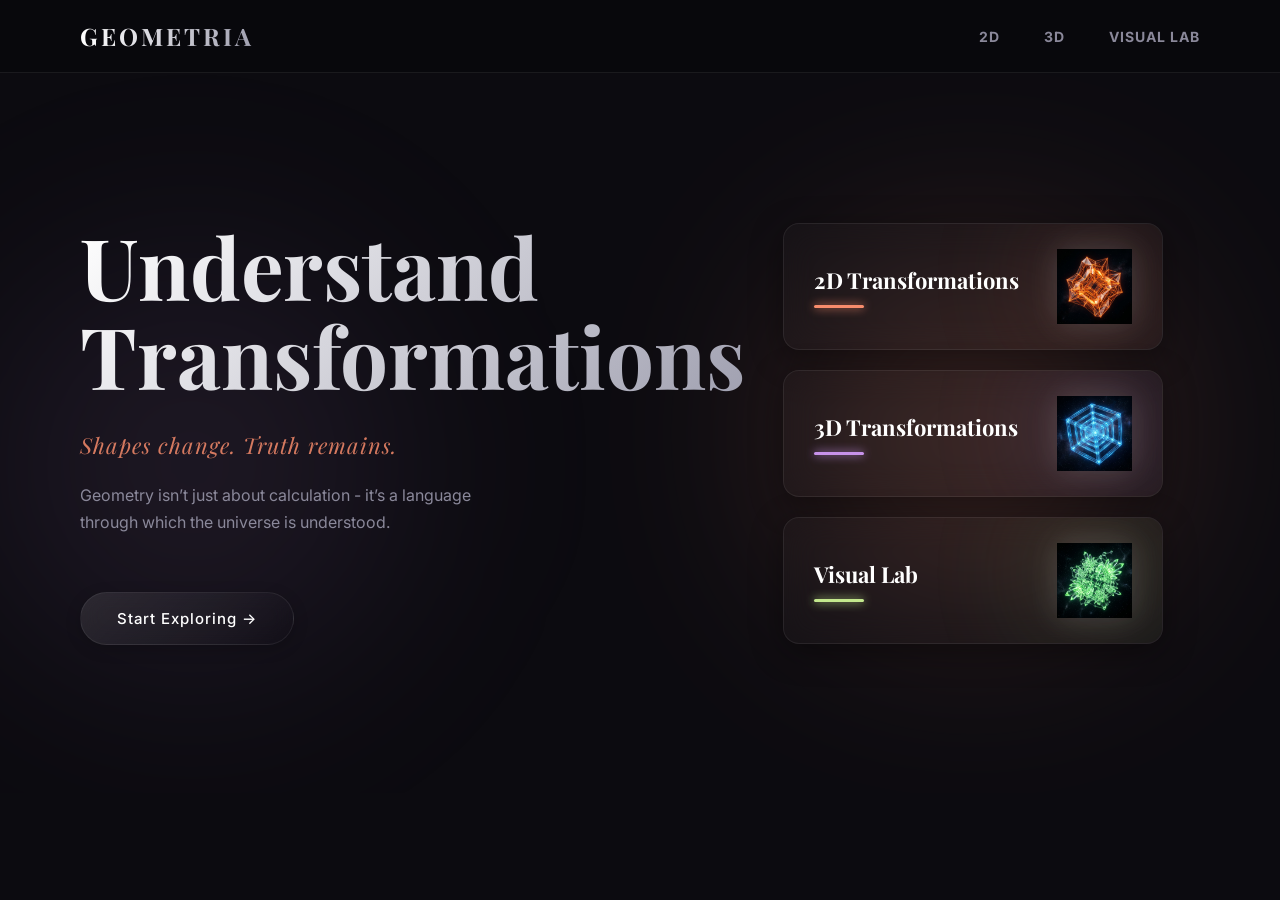
<file: index.html>
<!DOCTYPE html>
<html lang="en">

<head>
  <meta charset="UTF-8">
  <meta name="viewport" content="width=device-width, initial-scale=1.0">
  <title>Geometria</title>

  <link rel="preconnect" href="https://fonts.googleapis.com">
  <link rel="preconnect" href="https://fonts.gstatic.com" crossorigin>
  <link href="https://fonts.googleapis.com/css2?family=Inter:wght@300;400;500;600&family=Playfair+Display:ital,wght@0,500;0,700;1,500&display=swap" rel="stylesheet">
  <link rel="stylesheet" href="style.css">
</head>

<body>

  <header>
    <div class="logo">GEOMETRIA</div>
    <nav>
      <a href="2d.html">2D</a>
      <a href="3d.html">3D</a>
      <a href="lab.html">VISUAL LAB</a>
    </nav>
  </header>

  <section class="hero">

    <div class="hero-text">
      <h1>Understand<br>Transformations</h1>

      <p class="sub">Shapes change. Truth remains.</p>

      <p class="desc">
        Geometry isn’t just about calculation - 
        it’s a language through which the universe is understood.
      </p>

      <button>Start Exploring &rarr;</button>
    </div>

    <!-- PURE VISUAL COMPOSITION -->
    <div class="hero-visual">
      <div class="glow-sphere"></div>

      <div class="cards">
        <div class="card" onclick="window.location.href='2d.html'">
          <div class="glow orange-glow"></div>
          <div class="card-content">
            <h3>2D Transformations</h3>
            <div class="line orange"></div>
          </div>
          <img src="2d.png" class="card-icon" alt="2D Transformations">
        </div>

        <div class="card" onclick="window.location.href='3d.html'">
          <div class="glow blue-glow"></div>
          <div class="card-content">
            <h3>3D Transformations</h3>
            <div class="line blue"></div>
          </div>
          <img src="3d.png" class="card-icon" alt="3D Transformations">
        </div>

        <div class="card" onclick="window.location.href='lab.html'">
          <div class="glow green-glow"></div>
          <div class="card-content">
            <h3>Visual Lab</h3>
            <div class="line green"></div>
          </div>
          <img src="lab.png" class="card-icon" alt="Visual Lab">
        </div>
      </div>
    </div>

  </section>

</body>

</html>
</file>
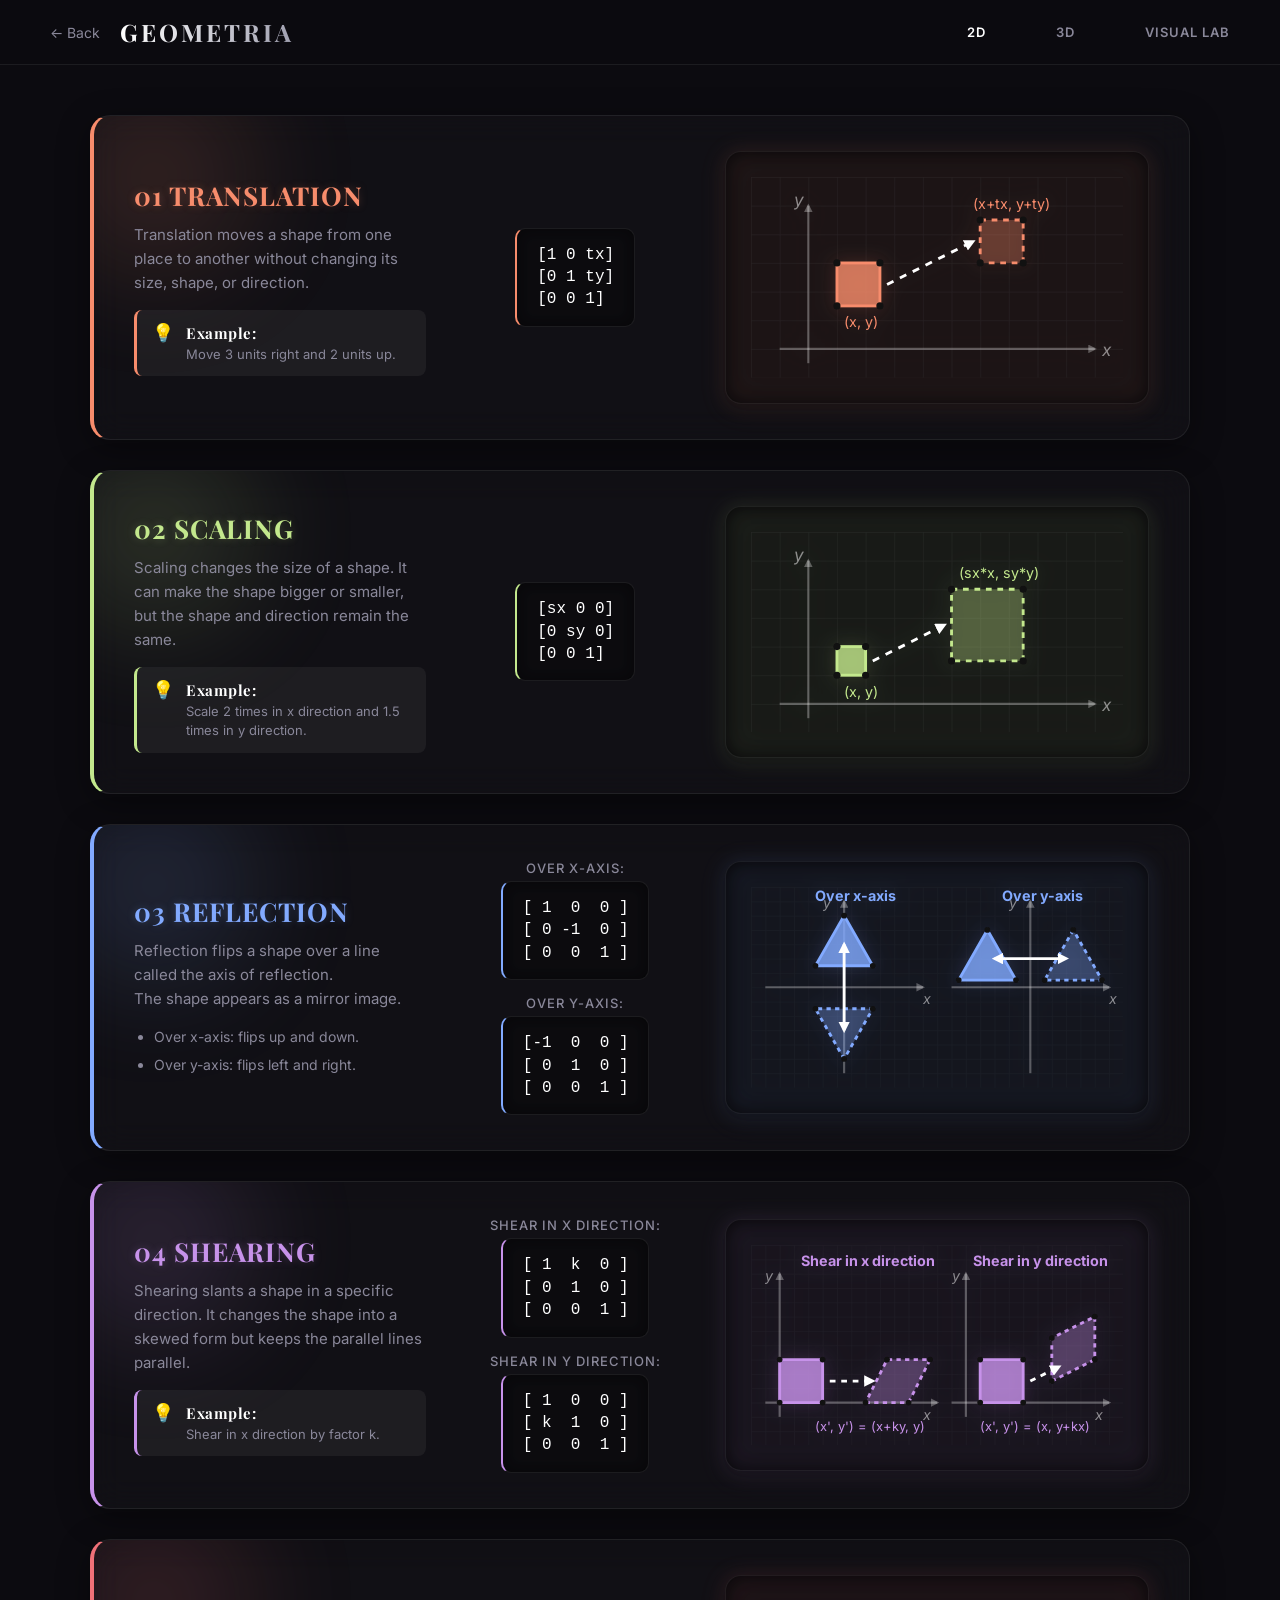
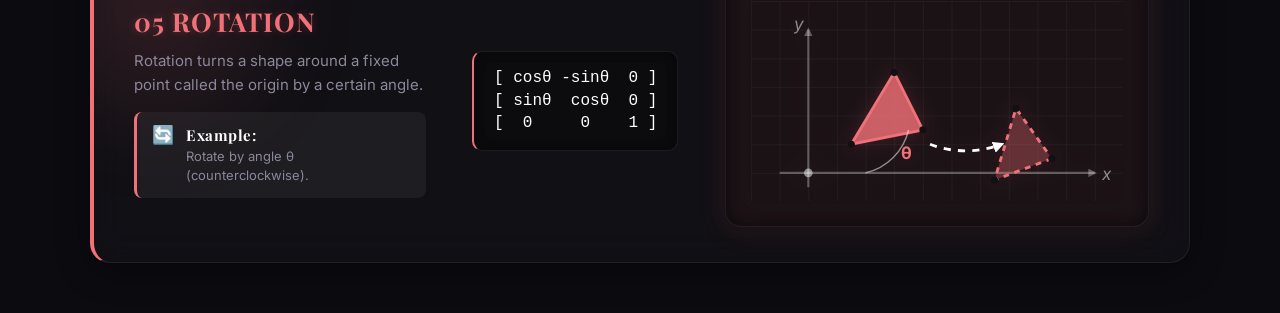
<file: 2d.html>
<!DOCTYPE html>
<html lang="en">

<head>
  <meta charset="UTF-8">
  <meta name="viewport" content="width=device-width, initial-scale=1.0">
  <title>2D Transformations</title>
  <link rel="stylesheet" href="style.css">
  <link rel="stylesheet" href="2d.css">
</head>

<body>

  <header style="display:flex;justify-content:space-between;align-items:center;padding:16px 50px;background:rgba(12,11,16,0.7);backdrop-filter:blur(12px);border-bottom:1px solid rgba(255,255,255,0.07);position:sticky;top:0;z-index:100;">
    <div style="display:flex;align-items:center;gap:20px;">
      <a href="index.html" style="color:#8a889a;text-decoration:none;font-size:14px;transition:color 0.3s;display:flex;align-items:center;gap:6px;" onmouseover="this.style.color='#fff'" onmouseout="this.style.color='#8a889a'">← Back</a>
      <div class="logo" onclick="window.location.href='index.html'" style="cursor:pointer;">GEOMETRIA</div>
    </div>
    <nav style="display:flex;gap:30px;">
      <a href="2d.html" style="color:#fff;text-decoration:none;font-size:13px;font-weight:600;letter-spacing:1px;">2D</a>
      <a href="3d.html" style="color:#8a889a;text-decoration:none;font-size:13px;font-weight:600;letter-spacing:1px;" onmouseover="this.style.color='#fff'" onmouseout="this.style.color='#8a889a'">3D</a>
      <a href="lab.html" style="color:#8a889a;text-decoration:none;font-size:13px;font-weight:600;letter-spacing:1px;" onmouseover="this.style.color='#fff'" onmouseout="this.style.color='#8a889a'">VISUAL LAB</a>
    </nav>
  </header>

  <div class="container">

    <!-- 1 TRANSLATION -->
    <div class="row orange">

      <div class="col text">
        <h2>01 TRANSLATION</h2>
        <p>Translation moves a shape from one place to another without changing its size, shape, or direction.</p>
        <div class="example">
          <span class="icon">💡</span>
          <div class="example-text">
            <strong>Example:</strong><br>Move 3 units right and 2 units up.
          </div>
        </div>
      </div>

      <div class="col matrix">
        <pre>
[1 0 tx]
[0 1 ty]
[0 0 1]
</pre>
      </div>

      <div class="col diagram">
        <svg width="260" height="140" viewBox="0 0 260 140">
          <defs>
            <pattern id="grid1" width="20" height="20" patternUnits="userSpaceOnUse">
              <path d="M 20 0 L 0 0 0 20" fill="none" stroke="rgba(255,255,255,0.05)" stroke-width="1"/>
            </pattern>
            <marker id="arrow-axis1" markerWidth="4" markerHeight="4" refX="3" refY="2" orient="auto-start-reverse">
              <path d="M0,0 L4,2 L0,4 Z" fill="rgba(255,255,255,0.3)"/>
            </marker>
            <marker id="arrow1" markerWidth="4" markerHeight="4" refX="3" refY="2" orient="auto">
              <path d="M0,0 L4,2 L0,4 Z" fill="#ffffff" />
            </marker>
          </defs>

          <rect width="260" height="140" fill="url(#grid1)" />
          <line x1="20" y1="120" x2="240" y2="120" stroke="rgba(255,255,255,0.3)" stroke-width="1.5" marker-end="url(#arrow-axis1)"/>
          <line x1="40" y1="130" x2="40" y2="20" stroke="rgba(255,255,255,0.3)" stroke-width="1.5" marker-end="url(#arrow-axis1)"/>
          <text x="245" y="125" fill="rgba(255,255,255,0.5)" font-size="12" font-style="italic">x</text>
          <text x="30" y="20" fill="rgba(255,255,255,0.5)" font-size="12" font-style="italic">y</text>

          <rect x="60" y="60" width="30" height="30" fill="#f78c6c" fill-opacity="0.8" stroke="#f78c6c" stroke-width="2" />
          <circle cx="60" cy="60" r="2.5" fill="#111"/><circle cx="90" cy="60" r="2.5" fill="#111"/><circle cx="60" cy="90" r="2.5" fill="#111"/><circle cx="90" cy="90" r="2.5" fill="#111"/>
          <text x="65" y="105" fill="#f78c6c" font-size="10">(x, y)</text>

          <rect x="160" y="30" width="30" height="30" fill="#f78c6c" fill-opacity="0.3" stroke="#f78c6c" stroke-width="2" stroke-dasharray="4,4" />
          <circle cx="160" cy="30" r="2.5" fill="#111"/><circle cx="190" cy="30" r="2.5" fill="#111"/><circle cx="160" cy="60" r="2.5" fill="#111"/><circle cx="190" cy="60" r="2.5" fill="#111"/>
          <text x="155" y="22" fill="#f78c6c" font-size="10">(x+tx, y+ty)</text>

          <line x1="95" y1="75" x2="155" y2="45" stroke="#ffffff" stroke-width="2" stroke-dasharray="5,5" marker-end="url(#arrow1)" />
        </svg>
      </div>

    </div>

    <!-- 2 SCALING -->
    <div class="row green">

      <div class="col text">
        <h2>02 SCALING</h2>
        <p>Scaling changes the size of a shape. It can make the shape bigger or smaller, but the shape and direction remain the same.</p>
        <div class="example">
          <span class="icon">💡</span>
          <div class="example-text">
            <strong>Example:</strong><br>Scale 2 times in x direction and 1.5 times in y direction.
          </div>
        </div>
      </div>

      <div class="col matrix">
        <pre>
[sx 0 0]
[0 sy 0]
[0 0 1]
</pre>
      </div>

      <div class="col diagram">
        <svg width="260" height="140" viewBox="0 0 260 140">
          <defs>
            <pattern id="grid2" width="20" height="20" patternUnits="userSpaceOnUse">
              <path d="M 20 0 L 0 0 0 20" fill="none" stroke="rgba(255,255,255,0.05)" stroke-width="1"/>
            </pattern>
            <marker id="arrow-axis2" markerWidth="4" markerHeight="4" refX="3" refY="2" orient="auto-start-reverse">
              <path d="M0,0 L4,2 L0,4 Z" fill="rgba(255,255,255,0.3)"/>
            </marker>
            <marker id="arrow2" markerWidth="4" markerHeight="4" refX="3" refY="2" orient="auto">
              <path d="M0,0 L4,2 L0,4 Z" fill="#ffffff" />
            </marker>
          </defs>

          <rect width="260" height="140" fill="url(#grid2)" />
          <line x1="20" y1="120" x2="240" y2="120" stroke="rgba(255,255,255,0.3)" stroke-width="1.5" marker-end="url(#arrow-axis2)"/>
          <line x1="40" y1="130" x2="40" y2="20" stroke="rgba(255,255,255,0.3)" stroke-width="1.5" marker-end="url(#arrow-axis2)"/>
          <text x="245" y="125" fill="rgba(255,255,255,0.5)" font-size="12" font-style="italic">x</text>
          <text x="30" y="20" fill="rgba(255,255,255,0.5)" font-size="12" font-style="italic">y</text>

          <rect x="60" y="80" width="20" height="20" fill="#c3e88d" fill-opacity="0.8" stroke="#c3e88d" stroke-width="2" />
          <circle cx="60" cy="80" r="2.5" fill="#111"/><circle cx="80" cy="80" r="2.5" fill="#111"/><circle cx="60" cy="100" r="2.5" fill="#111"/><circle cx="80" cy="100" r="2.5" fill="#111"/>
          <text x="65" y="115" fill="#c3e88d" font-size="10">(x, y)</text>

          <rect x="140" y="40" width="50" height="50" fill="#c3e88d" fill-opacity="0.3" stroke="#c3e88d" stroke-width="2" stroke-dasharray="4,4" />
          <circle cx="140" cy="40" r="2.5" fill="#111"/><circle cx="190" cy="40" r="2.5" fill="#111"/><circle cx="140" cy="90" r="2.5" fill="#111"/><circle cx="190" cy="90" r="2.5" fill="#111"/>
          <text x="145" y="32" fill="#c3e88d" font-size="10">(sx*x, sy*y)</text>

          <line x1="85" y1="90" x2="135" y2="65" stroke="#ffffff" stroke-width="2" stroke-dasharray="5,5" marker-end="url(#arrow2)" />
        </svg>
      </div>

    </div>

    <!-- 3 REFLECTION -->
    <div class="row blue">

      <div class="col text">
        <h2>03 REFLECTION</h2>
        <p>Reflection flips a shape over a line called the axis of reflection.<br>The shape appears as a mirror image.</p>
        <ul class="bullet-list">
          <li>Over x-axis: flips up and down.</li>
          <li>Over y-axis: flips left and right.</li>
        </ul>
      </div>

      <div class="col matrix multi-matrix">
        <div>
          <span class="matrix-label">Over x-axis:</span>
          <pre>
[ 1  0  0 ]
[ 0 -1  0 ]
[ 0  0  1 ]
</pre>
        </div>
        <div>
          <span class="matrix-label">Over y-axis:</span>
          <pre>
[-1  0  0 ]
[ 0  1  0 ]
[ 0  0  1 ]
</pre>
        </div>
      </div>

      <div class="col diagram">
        <svg width="260" height="140" viewBox="0 0 260 140">
          <defs>
            <pattern id="grid3" width="10" height="10" patternUnits="userSpaceOnUse">
              <path d="M 10 0 L 0 0 0 10" fill="none" stroke="rgba(255,255,255,0.03)" stroke-width="1"/>
            </pattern>
            <marker id="arrow-axis3" markerWidth="4" markerHeight="4" refX="3" refY="2" orient="auto-start-reverse">
              <path d="M0,0 L4,2 L0,4 Z" fill="rgba(255,255,255,0.3)"/>
            </marker>
            <marker id="arrow3-up" markerWidth="4" markerHeight="4" refX="3" refY="2" orient="auto">
              <path d="M0,0 L4,2 L0,4 Z" fill="#ffffff" />
            </marker>
            <marker id="arrow3-down" markerWidth="4" markerHeight="4" refX="3" refY="2" orient="auto-start-reverse">
              <path d="M0,0 L4,2 L0,4 Z" fill="#ffffff" />
            </marker>
          </defs>
          <rect width="260" height="140" fill="url(#grid3)" />

          <!-- Left: Over x-axis -->
          <line x1="10" y1="70" x2="120" y2="70" stroke="rgba(255,255,255,0.3)" stroke-width="1.5" marker-end="url(#arrow-axis3)"/>
          <line x1="65" y1="130" x2="65" y2="10" stroke="rgba(255,255,255,0.3)" stroke-width="1.5" marker-end="url(#arrow-axis3)"/>
          <text x="120" y="82" fill="rgba(255,255,255,0.5)" font-size="10" font-style="italic">x</text>
          <text x="50" y="15" fill="rgba(255,255,255,0.5)" font-size="10" font-style="italic">y</text>
          <text x="45" y="10" fill="#82aaff" font-size="10" font-weight="bold">Over x-axis</text>
          
          <!-- Orig (top) -->
          <polygon points="65,20 45,55 85,55" fill="#82aaff" fill-opacity="0.8" stroke="#82aaff" stroke-width="2"/>
          <circle cx="65" cy="20" r="2" fill="#111"/><circle cx="45" cy="55" r="2" fill="#111"/><circle cx="85" cy="55" r="2" fill="#111"/>
          <!-- Flipped (bottom) -->
          <polygon points="65,120 45,85 85,85" fill="#82aaff" fill-opacity="0.3" stroke="#82aaff" stroke-width="2" stroke-dasharray="3,3"/>
          <circle cx="65" cy="120" r="2" fill="#111"/><circle cx="45" cy="85" r="2" fill="#111"/><circle cx="85" cy="85" r="2" fill="#111"/>
          <!-- Arrow -->
          <line x1="65" y1="40" x2="65" y2="100" stroke="#ffffff" stroke-width="2" marker-start="url(#arrow3-down)" marker-end="url(#arrow3-up)"/>

          <!-- Right: Over y-axis -->
          <line x1="140" y1="70" x2="250" y2="70" stroke="rgba(255,255,255,0.3)" stroke-width="1.5" marker-end="url(#arrow-axis3)"/>
          <line x1="195" y1="130" x2="195" y2="10" stroke="rgba(255,255,255,0.3)" stroke-width="1.5" marker-end="url(#arrow-axis3)"/>
          <text x="250" y="82" fill="rgba(255,255,255,0.5)" font-size="10" font-style="italic">x</text>
          <text x="180" y="15" fill="rgba(255,255,255,0.5)" font-size="10" font-style="italic">y</text>
          <text x="175" y="10" fill="#82aaff" font-size="10" font-weight="bold">Over y-axis</text>
          
          <!-- Orig (left) -->
          <polygon points="165,30 145,65 185,65" fill="#82aaff" fill-opacity="0.8" stroke="#82aaff" stroke-width="2"/>
          <circle cx="165" cy="30" r="2" fill="#111"/><circle cx="145" cy="65" r="2" fill="#111"/><circle cx="185" cy="65" r="2" fill="#111"/>
          <!-- Flipped (right) -->
          <polygon points="225,30 205,65 245,65" fill="#82aaff" fill-opacity="0.3" stroke="#82aaff" stroke-width="2" stroke-dasharray="3,3"/>
          <circle cx="225" cy="30" r="2" fill="#111"/><circle cx="205" cy="65" r="2" fill="#111"/><circle cx="245" cy="65" r="2" fill="#111"/>
          <!-- Arrow -->
          <line x1="170" y1="50" x2="220" y2="50" stroke="#ffffff" stroke-width="2" marker-start="url(#arrow3-down)" marker-end="url(#arrow3-up)"/>
        </svg>
      </div>

    </div>

    <!-- 4 SHEARING -->
    <div class="row purple">

      <div class="col text">
        <h2>04 SHEARING</h2>
        <p>Shearing slants a shape in a specific direction. It changes the shape into a skewed form but keeps the parallel lines parallel.</p>
        <div class="example">
          <span class="icon">💡</span>
          <div class="example-text">
            <strong>Example:</strong><br>Shear in x direction by factor k.
          </div>
        </div>
      </div>

      <div class="col matrix multi-matrix">
        <div>
          <span class="matrix-label">Shear in x direction:</span>
          <pre>
[ 1  k  0 ]
[ 0  1  0 ]
[ 0  0  1 ]
</pre>
        </div>
        <div>
          <span class="matrix-label">Shear in y direction:</span>
          <pre>
[ 1  0  0 ]
[ k  1  0 ]
[ 0  0  1 ]
</pre>
        </div>
      </div>

      <div class="col diagram">
        <svg width="260" height="140" viewBox="0 0 260 140">
          <defs>
            <pattern id="grid4" width="10" height="10" patternUnits="userSpaceOnUse">
              <path d="M 10 0 L 0 0 0 10" fill="none" stroke="rgba(255,255,255,0.03)" stroke-width="1"/>
            </pattern>
            <marker id="arrow-axis4" markerWidth="4" markerHeight="4" refX="3" refY="2" orient="auto-start-reverse">
              <path d="M0,0 L4,2 L0,4 Z" fill="rgba(255,255,255,0.3)"/>
            </marker>
            <marker id="arrow4" markerWidth="4" markerHeight="4" refX="3" refY="2" orient="auto">
              <path d="M0,0 L4,2 L0,4 Z" fill="#ffffff" />
            </marker>
          </defs>
          <rect width="260" height="140" fill="url(#grid4)" />

          <!-- Left: Shear in x -->
          <line x1="10" y1="110" x2="130" y2="110" stroke="rgba(255,255,255,0.3)" stroke-width="1.5" marker-end="url(#arrow-axis4)"/>
          <line x1="20" y1="120" x2="20" y2="20" stroke="rgba(255,255,255,0.3)" stroke-width="1.5" marker-end="url(#arrow-axis4)"/>
          <text x="120" y="122" fill="rgba(255,255,255,0.5)" font-size="10" font-style="italic">x</text>
          <text x="10" y="25" fill="rgba(255,255,255,0.5)" font-size="10" font-style="italic">y</text>
          <text x="35" y="15" fill="#c792ea" font-size="10" font-weight="bold">Shear in x direction</text>
          
          <polygon points="20,110 50,110 50,80 20,80" fill="#c792ea" fill-opacity="0.8" stroke="#c792ea" stroke-width="2"/>
          <circle cx="20" cy="110" r="2" fill="#111"/><circle cx="50" cy="110" r="2" fill="#111"/><circle cx="50" cy="80" r="2" fill="#111"/><circle cx="20" cy="80" r="2" fill="#111"/>
          
          <polygon points="80,110 110,110 125,80 95,80" fill="#c792ea" fill-opacity="0.3" stroke="#c792ea" stroke-width="2" stroke-dasharray="3,3"/>
          <circle cx="80" cy="110" r="2" fill="#111"/><circle cx="110" cy="110" r="2" fill="#111"/><circle cx="125" cy="80" r="2" fill="#111"/><circle cx="95" cy="80" r="2" fill="#111"/>
          
          <text x="45" y="130" fill="#c792ea" font-size="9">(x', y') = (x+ky, y)</text>
          <line x1="55" y1="95" x2="85" y2="95" stroke="#ffffff" stroke-width="2" stroke-dasharray="4,4" marker-end="url(#arrow4)"/>

          <!-- Right: Shear in y -->
          <line x1="140" y1="110" x2="250" y2="110" stroke="rgba(255,255,255,0.3)" stroke-width="1.5" marker-end="url(#arrow-axis4)"/>
          <line x1="150" y1="120" x2="150" y2="20" stroke="rgba(255,255,255,0.3)" stroke-width="1.5" marker-end="url(#arrow-axis4)"/>
          <text x="240" y="122" fill="rgba(255,255,255,0.5)" font-size="10" font-style="italic">x</text>
          <text x="140" y="25" fill="rgba(255,255,255,0.5)" font-size="10" font-style="italic">y</text>
          <text x="155" y="15" fill="#c792ea" font-size="10" font-weight="bold">Shear in y direction</text>
          
          <polygon points="160,110 190,110 190,80 160,80" fill="#c792ea" fill-opacity="0.8" stroke="#c792ea" stroke-width="2"/>
          <circle cx="160" cy="110" r="2" fill="#111"/><circle cx="190" cy="110" r="2" fill="#111"/><circle cx="190" cy="80" r="2" fill="#111"/><circle cx="160" cy="80" r="2" fill="#111"/>
          
          <polygon points="210,95 240,80 240,50 210,65" fill="#c792ea" fill-opacity="0.3" stroke="#c792ea" stroke-width="2" stroke-dasharray="3,3"/>
          <circle cx="210" cy="95" r="2" fill="#111"/><circle cx="240" cy="80" r="2" fill="#111"/><circle cx="240" cy="50" r="2" fill="#111"/><circle cx="210" cy="65" r="2" fill="#111"/>
          
          <text x="160" y="130" fill="#c792ea" font-size="9">(x', y') = (x, y+kx)</text>
          <line x1="195" y1="95" x2="215" y2="85" stroke="#ffffff" stroke-width="2" stroke-dasharray="4,4" marker-end="url(#arrow4)"/>
        </svg>
      </div>

    </div>

    <!-- 5 ROTATION -->
    <div class="row red">

      <div class="col text">
        <h2>05 ROTATION</h2>
        <p>Rotation turns a shape around a fixed point called the origin by a certain angle.</p>
        <div class="example">
          <span class="icon">🔄</span>
          <div class="example-text">
            <strong>Example:</strong><br>Rotate by angle θ (counterclockwise).
          </div>
        </div>
      </div>

      <div class="col matrix">
        <pre>
[ cosθ -sinθ  0 ]
[ sinθ  cosθ  0 ]
[  0     0    1 ]
</pre>
      </div>

      <div class="col diagram">
        <svg width="260" height="140" viewBox="0 0 260 140">
          <defs>
            <pattern id="grid5" width="20" height="20" patternUnits="userSpaceOnUse">
              <path d="M 20 0 L 0 0 0 20" fill="none" stroke="rgba(255,255,255,0.05)" stroke-width="1"/>
            </pattern>
            <marker id="arrow-axis5" markerWidth="4" markerHeight="4" refX="3" refY="2" orient="auto-start-reverse">
              <path d="M0,0 L4,2 L0,4 Z" fill="rgba(255,255,255,0.3)"/>
            </marker>
            <marker id="arrow5" markerWidth="4" markerHeight="4" refX="3" refY="2" orient="auto">
              <path d="M0,0 L4,2 L0,4 Z" fill="#ffffff" />
            </marker>
          </defs>
          <rect width="260" height="140" fill="url(#grid5)" />
          
          <line x1="20" y1="120" x2="240" y2="120" stroke="rgba(255,255,255,0.3)" stroke-width="1.5" marker-end="url(#arrow-axis5)"/>
          <line x1="40" y1="130" x2="40" y2="20" stroke="rgba(255,255,255,0.3)" stroke-width="1.5" marker-end="url(#arrow-axis5)"/>
          <text x="245" y="125" fill="rgba(255,255,255,0.5)" font-size="12" font-style="italic">x</text>
          <text x="30" y="20" fill="rgba(255,255,255,0.5)" font-size="12" font-style="italic">y</text>

          <polygon points="100,50 70,100 120,90" fill="#f07178" fill-opacity="0.8" stroke="#f07178" stroke-width="2"/>
          <circle cx="100" cy="50" r="2.5" fill="#111"/><circle cx="70" cy="100" r="2.5" fill="#111"/><circle cx="120" cy="90" r="2.5" fill="#111"/>

          <polygon points="210,110 170,125 185,75" fill="#f07178" fill-opacity="0.3" stroke="#f07178" stroke-width="2" stroke-dasharray="4,4"/>
          <circle cx="210" cy="110" r="2.5" fill="#111"/><circle cx="170" cy="125" r="2.5" fill="#111"/><circle cx="185" cy="75" r="2.5" fill="#111"/>

          <path d="M 125 100 A 70 70 0 0 0 175 100" fill="none" stroke="#ffffff" stroke-width="2" stroke-dasharray="5,5" marker-end="url(#arrow5)"/>
          
          <path d="M 80 120 A 40 40 0 0 0 110 90" fill="none" stroke="rgba(255,255,255,0.5)" stroke-width="1" />
          <text x="105" y="110" fill="#f07178" font-size="12" font-weight="bold">θ</text>
          <circle cx="40" cy="120" r="3" fill="rgba(255,255,255,0.5)"/>
        </svg>
      </div>

    </div>

  </div>

</body>

</html>
</file>
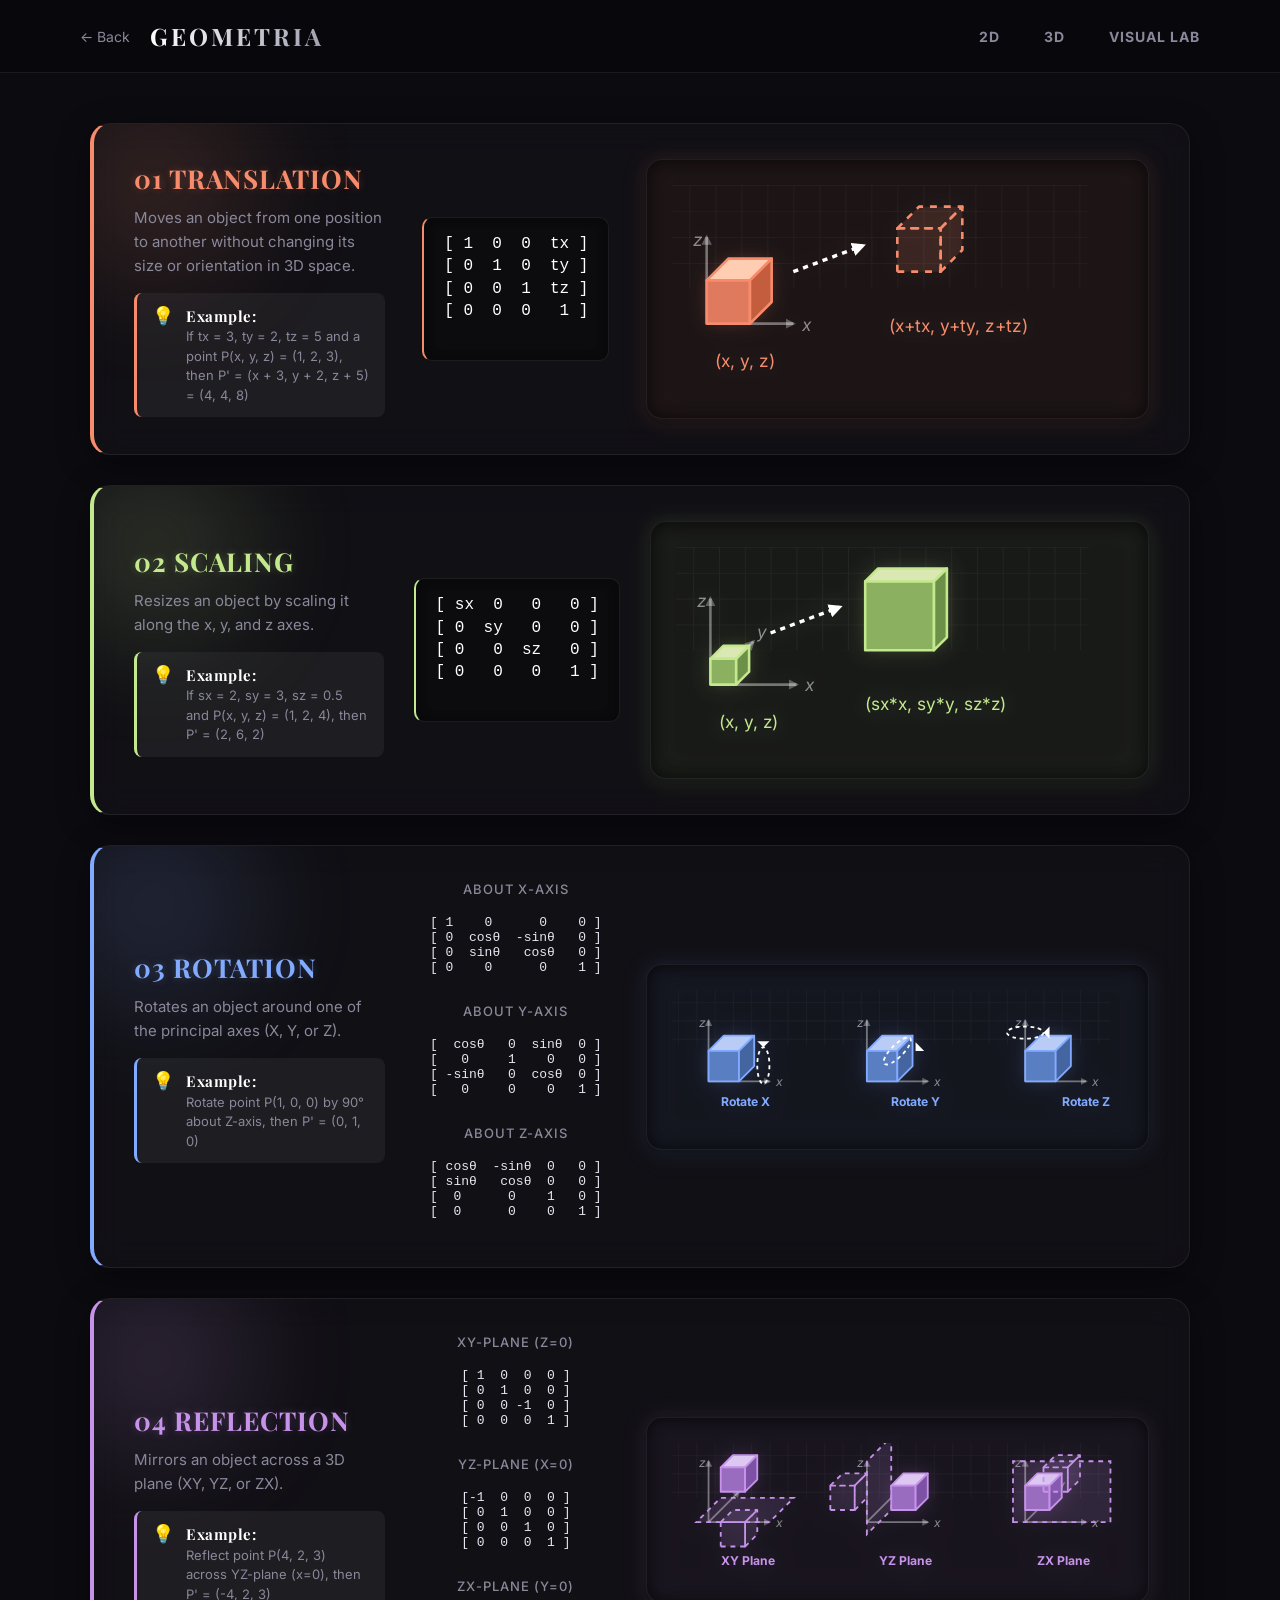
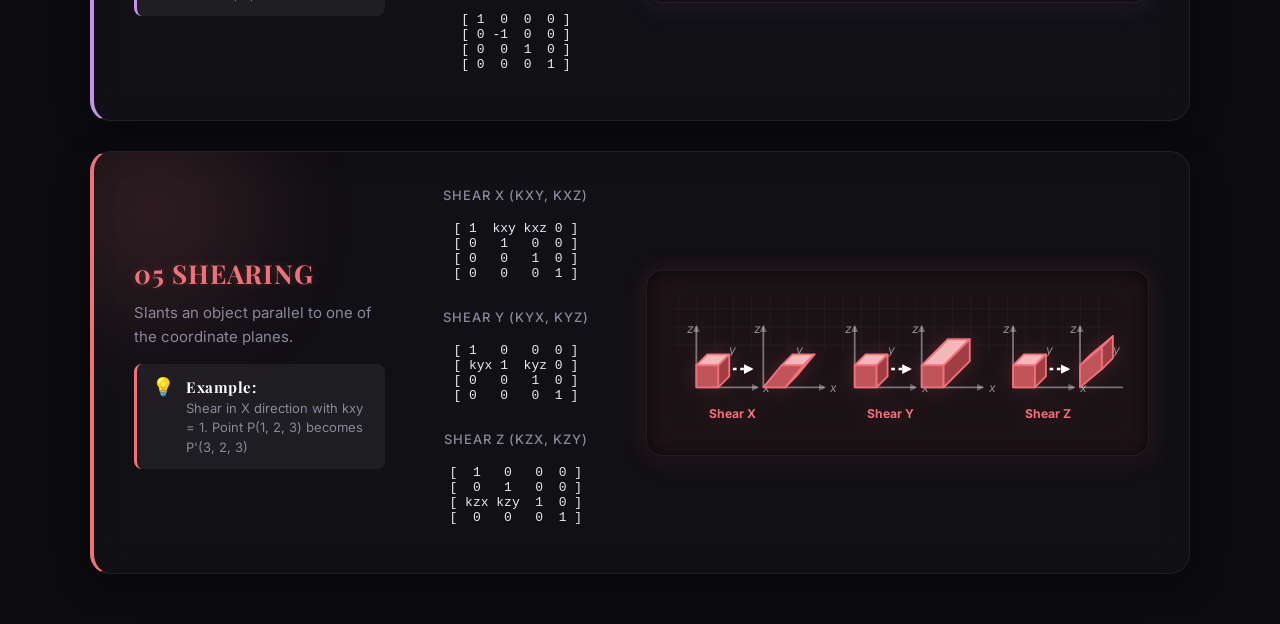
<file: 3d.html>
<!DOCTYPE html>
<html lang="en">
<head>
  <meta charset="UTF-8">
  <meta name="viewport" content="width=device-width, initial-scale=1.0">
  <title>3D Transformations - Geometria</title>
  <link rel="stylesheet" href="style.css">
  <link rel="stylesheet" href="3d.css">
</head>
<body>
  <header>
    <div style="display:flex;align-items:center;gap:20px;">
      <a href="index.html" style="color:#8a889a;text-decoration:none;font-size:14px;display:flex;align-items:center;gap:6px;" onmouseover="this.style.color='#fff'" onmouseout="this.style.color='#8a889a'">← Back</a>
      <div class="logo" onclick="window.location.href='index.html'" style="cursor:pointer;">GEOMETRIA</div>
    </div>
    <nav>
      <a href="2d.html">2D</a>
      <a href="3d.html" class="active">3D</a>
      <a href="lab.html">VISUAL LAB</a>
    </nav>
  </header>
  <div class="container">
    <svg width="0" height="0" style="position:absolute;">
        <defs>
            <pattern id="grid1" width="15" height="15" patternUnits="userSpaceOnUse">
              <path d="M 15 0 L 0 0 0 15" fill="none" stroke="rgba(255,255,255,0.05)" stroke-width="1"/>
            </pattern>
            <marker id="arrow-axis" markerWidth="4" markerHeight="4" refX="3" refY="2" orient="auto-start-reverse">
              <path d="M0,0 L4,2 L0,4 Z" fill="rgba(255,255,255,0.3)"/>
            </marker>
            <marker id="arrow-orange" markerWidth="4" markerHeight="4" refX="3" refY="2" orient="auto"><path d="M0,0 L4,2 L0,4 Z" fill="#ffffff" /></marker>
            <marker id="arrow-green" markerWidth="4" markerHeight="4" refX="3" refY="2" orient="auto"><path d="M0,0 L4,2 L0,4 Z" fill="#ffffff" /></marker>
            <marker id="arrow-blue" markerWidth="4" markerHeight="4" refX="3" refY="2" orient="auto"><path d="M0,0 L4,2 L0,4 Z" fill="#ffffff" /></marker>
            <marker id="arrow-purple" markerWidth="4" markerHeight="4" refX="3" refY="2" orient="auto"><path d="M0,0 L4,2 L0,4 Z" fill="#ffffff" /></marker>
            <marker id="arrow-red" markerWidth="4" markerHeight="4" refX="3" refY="2" orient="auto"><path d="M0,0 L4,2 L0,4 Z" fill="#ffffff" /></marker>
        </defs>
    </svg>

    <!-- 1 TRANSLATION -->
    <div class="row orange">
      <div class="col text">
        <h2>01 TRANSLATION</h2>
        <p>Moves an object from one position to another without changing its size or orientation in 3D space.</p>
        <div class="example">
          <span class="icon">💡</span>
          <div class="example-text">
            <strong>Example:</strong><br>If tx = 3, ty = 2, tz = 5 and a point P(x, y, z) = (1, 2, 3), then P' = (x + 3, y + 2, z + 5) = (4, 4, 8)
          </div>
        </div>
      </div>
      <div class="col matrix">
        <pre>
[ 1  0  0  tx ]
[ 0  1  0  ty ]
[ 0  0  1  tz ]
[ 0  0  0   1 ]
        </pre>
      </div>
      <div class="col diagram">
        <svg width="100%" viewBox="20 60 260 120">
          <rect width="100%" height="100%" fill="url(#grid1)" />
          
          <line x1="40" y1="140" x2="90" y2="140" stroke="rgba(255,255,255,0.4)" stroke-width="1.5" marker-end="url(#arrow-axis)"/>
          <line x1="40" y1="140" x2="40" y2="90" stroke="rgba(255,255,255,0.4)" stroke-width="1.5" marker-end="url(#arrow-axis)"/>
          <line x1="40" y1="140" x2="65" y2="115" stroke="rgba(255,255,255,0.4)" stroke-width="1.5" marker-end="url(#arrow-axis)"/>
          <text x="95" y="144" fill="rgba(255,255,255,0.5)" font-size="10" font-style="italic">x</text>
          <text x="32" y="95" fill="rgba(255,255,255,0.5)" font-size="10" font-style="italic">z</text>
          <text x="67" y="113" fill="rgba(255,255,255,0.5)" font-size="10" font-style="italic">y</text>
    <polygon points="40,115 52.5,102.5 77.5,102.5 65,115" fill="#ffcdb2" stroke="#f78c6c" stroke-width="1.5" stroke-linejoin="round"/>
<polygon points="40,140 65,140 65,115 40,115" fill="#e07a5f" stroke="#f78c6c" stroke-width="1.5" stroke-linejoin="round"/>
<polygon points="65,140 77.5,127.5 77.5,102.5 65,115" fill="#c45d3e" stroke="#f78c6c" stroke-width="1.5" stroke-linejoin="round"/>
<line x1="90" y1="110" x2="130" y2="95" stroke="#ffffff" stroke-width="2" stroke-dasharray="3,3" marker-end="url(#arrow-orange)"/><polygon points="150,110 175,110 187.5,97.5 187.5,72.5 162.5,72.5 150,85" fill="rgba(247,140,108,0.12)" stroke="none"/>
<polyline points="150,85 162.5,72.5 187.5,72.5 175,85" fill="none" stroke="#f78c6c" stroke-width="1.5" stroke-dasharray="4,4" stroke-linejoin="round"/>
<polyline points="150,110 150,85" fill="none" stroke="#f78c6c" stroke-width="1.5" stroke-dasharray="4,4" stroke-linejoin="round"/>
<polyline points="150,110 175,110 175,85" fill="none" stroke="#f78c6c" stroke-width="1.5" stroke-dasharray="4,4" stroke-linejoin="round"/>
<polyline points="175,110 187.5,97.5 187.5,72.5" fill="none" stroke="#f78c6c" stroke-width="1.5" stroke-dasharray="4,4" stroke-linejoin="round"/>
<line x1="175" y1="85" x2="187.5" y2="72.5" stroke="#f78c6c" stroke-width="1.5" stroke-dasharray="4,4" stroke-linecap="round"/>
<line x1="150" y1="85" x2="175" y2="85" stroke="#f78c6c" stroke-width="1.5" stroke-dasharray="4,4" stroke-linecap="round"/>
<line x1="175" y1="110" x2="175" y2="85" stroke="#f78c6c" stroke-width="1.5" stroke-dasharray="4,4" stroke-linecap="round"/>
<text x="45" y="165" fill="#f78c6c" font-size="10">(x, y, z)</text><text x="145" y="145" fill="#f78c6c" font-size="10">(x+tx, y+ty, z+tz)</text>
        </svg>
      </div>
    </div>

    <!-- 2 SCALING -->
    <div class="row green">
      <div class="col text">
        <h2>02 SCALING</h2>
        <p>Resizes an object by scaling it along the x, y, and z axes.</p>
        <div class="example">
          <span class="icon">💡</span>
          <div class="example-text">
            <strong>Example:</strong><br>If sx = 2, sy = 3, sz = 0.5 and P(x, y, z) = (1, 2, 4), then P' = (2, 6, 2)
          </div>
        </div>
      </div>
      <div class="col matrix">
        <pre>
[ sx  0   0   0 ]
[ 0  sy   0   0 ]
[ 0   0  sz   0 ]
[ 0   0   0   1 ]
        </pre>
      </div>
      <div class="col diagram">
        <svg width="100%" viewBox="20 60 260 120">
          <rect width="100%" height="100%" fill="url(#grid1)" />
          
          <line x1="40" y1="140" x2="90" y2="140" stroke="rgba(255,255,255,0.4)" stroke-width="1.5" marker-end="url(#arrow-axis)"/>
          <line x1="40" y1="140" x2="40" y2="90" stroke="rgba(255,255,255,0.4)" stroke-width="1.5" marker-end="url(#arrow-axis)"/>
          <line x1="40" y1="140" x2="65" y2="115" stroke="rgba(255,255,255,0.4)" stroke-width="1.5" marker-end="url(#arrow-axis)"/>
          <text x="95" y="144" fill="rgba(255,255,255,0.5)" font-size="10" font-style="italic">x</text>
          <text x="32" y="95" fill="rgba(255,255,255,0.5)" font-size="10" font-style="italic">z</text>
          <text x="67" y="113" fill="rgba(255,255,255,0.5)" font-size="10" font-style="italic">y</text>
    <polygon points="40,125 47.5,117.5 62.5,117.5 55,125" fill="#dce8b4" stroke="#c3e88d" stroke-width="1.5" stroke-linejoin="round"/>
<polygon points="40,140 55,140 55,125 40,125" fill="#8ab060" stroke="#c3e88d" stroke-width="1.5" stroke-linejoin="round"/>
<polygon points="55,140 62.5,132.5 62.5,117.5 55,125" fill="#6d9048" stroke="#c3e88d" stroke-width="1.5" stroke-linejoin="round"/>
<line x1="75" y1="110" x2="115" y2="95" stroke="#ffffff" stroke-width="2" stroke-dasharray="3,3" marker-end="url(#arrow-green)"/><polygon points="130,80 137.5,72.5 177.5,72.5 170,80" fill="#dce8b4" stroke="#c3e88d" stroke-width="1.5" stroke-linejoin="round"/>
<polygon points="130,120 170,120 170,80 130,80" fill="#8ab060" stroke="#c3e88d" stroke-width="1.5" stroke-linejoin="round"/>
<polygon points="170,120 177.5,112.5 177.5,72.5 170,80" fill="#6d9048" stroke="#c3e88d" stroke-width="1.5" stroke-linejoin="round"/>
<text x="45" y="165" fill="#c3e88d" font-size="10">(x, y, z)</text><text x="130" y="155" fill="#c3e88d" font-size="10">(sx*x, sy*y, sz*z)</text>
        </svg>
      </div>
    </div>

    <!-- 3 ROTATION -->
    <div class="row blue">
      <div class="col text">
        <h2>03 ROTATION</h2>
        <p>Rotates an object around one of the principal axes (X, Y, or Z).</p>
        <div class="example">
          <span class="icon">💡</span>
          <div class="example-text">
            <strong>Example:</strong><br>Rotate point P(1, 0, 0) by 90° about Z-axis, then P' = (0, 1, 0)
          </div>
        </div>
      </div>
      <div class="col multi-matrix">
        <div><span class="matrix-label">About X-axis</span><pre>
[ 1    0      0    0 ]
[ 0  cosθ  -sinθ   0 ]
[ 0  sinθ   cosθ   0 ]
[ 0    0      0    1 ]</pre></div>
        <div><span class="matrix-label">About Y-axis</span><pre>
[  cosθ   0  sinθ  0 ]
[   0     1    0   0 ]
[ -sinθ   0  cosθ  0 ]
[   0     0    0   1 ]</pre></div>
        <div><span class="matrix-label">About Z-axis</span><pre>
[ cosθ  -sinθ  0   0 ]
[ sinθ   cosθ  0   0 ]
[  0      0    1   0 ]
[  0      0    0   1 ]</pre></div>
      </div>
      <div class="col diagram">
        <svg width="100%" viewBox="10 65 370 110">
          <rect width="100%" height="100%" fill="url(#grid1)" />
          
          <line x1="40" y1="140" x2="90" y2="140" stroke="rgba(255,255,255,0.4)" stroke-width="1.5" marker-end="url(#arrow-axis)"/>
          <line x1="40" y1="140" x2="40" y2="90" stroke="rgba(255,255,255,0.4)" stroke-width="1.5" marker-end="url(#arrow-axis)"/>
          <line x1="40" y1="140" x2="65" y2="115" stroke="rgba(255,255,255,0.4)" stroke-width="1.5" marker-end="url(#arrow-axis)"/>
          <text x="95" y="144" fill="rgba(255,255,255,0.5)" font-size="10" font-style="italic">x</text>
          <text x="32" y="95" fill="rgba(255,255,255,0.5)" font-size="10" font-style="italic">z</text>
          <text x="67" y="113" fill="rgba(255,255,255,0.5)" font-size="10" font-style="italic">y</text>
    <polygon points="40,115 52.5,102.5 77.5,102.5 65,115" fill="#b8ccf5" stroke="#82aaff" stroke-width="1.5" stroke-linejoin="round"/>
<polygon points="40,140 65,140 65,115 40,115" fill="#5a7ec2" stroke="#82aaff" stroke-width="1.5" stroke-linejoin="round"/>
<polygon points="65,140 77.5,127.5 77.5,102.5 65,115" fill="#4565a0" stroke="#82aaff" stroke-width="1.5" stroke-linejoin="round"/>
<ellipse cx="85" cy="127" rx="5" ry="15" fill="none" stroke="#ffffff" stroke-width="1.5" stroke-dasharray="3,3"/><path d="M 85 112 L 90 107 L 80 107 Z" fill="#ffffff" /><text x="50" y="160" fill="#82aaff" font-size="10" font-weight="bold">Rotate X</text>
          <line x1="170" y1="140" x2="220" y2="140" stroke="rgba(255,255,255,0.4)" stroke-width="1.5" marker-end="url(#arrow-axis)"/>
          <line x1="170" y1="140" x2="170" y2="90" stroke="rgba(255,255,255,0.4)" stroke-width="1.5" marker-end="url(#arrow-axis)"/>
          <line x1="170" y1="140" x2="195" y2="115" stroke="rgba(255,255,255,0.4)" stroke-width="1.5" marker-end="url(#arrow-axis)"/>
          <text x="225" y="144" fill="rgba(255,255,255,0.5)" font-size="10" font-style="italic">x</text>
          <text x="162" y="95" fill="rgba(255,255,255,0.5)" font-size="10" font-style="italic">z</text>
          <text x="197" y="113" fill="rgba(255,255,255,0.5)" font-size="10" font-style="italic">y</text>
    <polygon points="170,115 182.5,102.5 207.5,102.5 195,115" fill="#b8ccf5" stroke="#82aaff" stroke-width="1.5" stroke-linejoin="round"/>
<polygon points="170,140 195,140 195,115 170,115" fill="#5a7ec2" stroke="#82aaff" stroke-width="1.5" stroke-linejoin="round"/>
<polygon points="195,140 207.5,127.5 207.5,102.5 195,115" fill="#4565a0" stroke="#82aaff" stroke-width="1.5" stroke-linejoin="round"/>
<ellipse cx="195" cy="115" rx="15" ry="5" fill="none" stroke="#ffffff" stroke-width="1.5" stroke-dasharray="3,3" transform="rotate(-45 195 115)"/><path d="M 210 115 L 215 120 L 215 110 Z" fill="#ffffff" transform="rotate(-45 210 115)"/><text x="190" y="160" fill="#82aaff" font-size="10" font-weight="bold">Rotate Y</text>
          <line x1="300" y1="140" x2="350" y2="140" stroke="rgba(255,255,255,0.4)" stroke-width="1.5" marker-end="url(#arrow-axis)"/>
          <line x1="300" y1="140" x2="300" y2="90" stroke="rgba(255,255,255,0.4)" stroke-width="1.5" marker-end="url(#arrow-axis)"/>
          <line x1="300" y1="140" x2="325" y2="115" stroke="rgba(255,255,255,0.4)" stroke-width="1.5" marker-end="url(#arrow-axis)"/>
          <text x="355" y="144" fill="rgba(255,255,255,0.5)" font-size="10" font-style="italic">x</text>
          <text x="292" y="95" fill="rgba(255,255,255,0.5)" font-size="10" font-style="italic">z</text>
          <text x="327" y="113" fill="rgba(255,255,255,0.5)" font-size="10" font-style="italic">y</text>
    <polygon points="300,115 312.5,102.5 337.5,102.5 325,115" fill="#b8ccf5" stroke="#82aaff" stroke-width="1.5" stroke-linejoin="round"/>
<polygon points="300,140 325,140 325,115 300,115" fill="#5a7ec2" stroke="#82aaff" stroke-width="1.5" stroke-linejoin="round"/>
<polygon points="325,140 337.5,127.5 337.5,102.5 325,115" fill="#4565a0" stroke="#82aaff" stroke-width="1.5" stroke-linejoin="round"/>
<ellipse cx="300" cy="100" rx="15" ry="5" fill="none" stroke="#ffffff" stroke-width="1.5" stroke-dasharray="3,3"/><path d="M 315 100 L 320 95 L 320 105 Z" fill="#ffffff" /><text x="330" y="160" fill="#82aaff" font-size="10" font-weight="bold">Rotate Z</text>
        </svg>
      </div>
    </div>

    <!-- 4 REFLECTION -->
    <div class="row purple">
      <div class="col text">
        <h2>04 REFLECTION</h2>
        <p>Mirrors an object across a 3D plane (XY, YZ, or ZX).</p>
        <div class="example">
          <span class="icon">💡</span>
          <div class="example-text">
            <strong>Example:</strong><br>Reflect point P(4, 2, 3) across YZ-plane (x=0), then P' = (-4, 2, 3)
          </div>
        </div>
      </div>
      <div class="col multi-matrix">
        <div><span class="matrix-label">XY-plane (z=0)</span><pre>
[ 1  0  0  0 ]
[ 0  1  0  0 ]
[ 0  0 -1  0 ]
[ 0  0  0  1 ]</pre></div>
        <div><span class="matrix-label">YZ-plane (x=0)</span><pre>
[-1  0  0  0 ]
[ 0  1  0  0 ]
[ 0  0  1  0 ]
[ 0  0  0  1 ]</pre></div>
        <div><span class="matrix-label">ZX-plane (y=0)</span><pre>
[ 1  0  0  0 ]
[ 0 -1  0  0 ]
[ 0  0  1  0 ]
[ 0  0  0  1 ]</pre></div>
      </div>
      <div class="col diagram">
        <svg width="100%" viewBox="10 65 370 110">
          <rect width="100%" height="100%" fill="url(#grid1)" />
          
          <line x1="40" y1="130" x2="90" y2="130" stroke="rgba(255,255,255,0.4)" stroke-width="1.5" marker-end="url(#arrow-axis)"/>
          <line x1="40" y1="130" x2="40" y2="80" stroke="rgba(255,255,255,0.4)" stroke-width="1.5" marker-end="url(#arrow-axis)"/>
          <line x1="40" y1="130" x2="65" y2="105" stroke="rgba(255,255,255,0.4)" stroke-width="1.5" marker-end="url(#arrow-axis)"/>
          <text x="95" y="134" fill="rgba(255,255,255,0.5)" font-size="10" font-style="italic">x</text>
          <text x="32" y="85" fill="rgba(255,255,255,0.5)" font-size="10" font-style="italic">z</text>
          <text x="67" y="103" fill="rgba(255,255,255,0.5)" font-size="10" font-style="italic">y</text>
    <polygon points="30,130 90,130 110,110 50,110" fill="rgba(199,146,234,0.12)" stroke="#c792ea" stroke-width="1.5" stroke-dasharray="4,4"/><polygon points="50,85 60,75 80,75 70,85" fill="#dcc8f0" stroke="#c792ea" stroke-width="1.5" stroke-linejoin="round"/>
<polygon points="50,105 70,105 70,85 50,85" fill="#9a6cc0" stroke="#c792ea" stroke-width="1.5" stroke-linejoin="round"/>
<polygon points="70,105 80,95 80,75 70,85" fill="#7d52a6" stroke="#c792ea" stroke-width="1.5" stroke-linejoin="round"/>
<polygon points="50,150 70,150 80,140 80,120 60,120 50,130" fill="rgba(199,146,234,0.12)" stroke="none"/>
<polyline points="50,130 60,120 80,120 70,130" fill="none" stroke="#c792ea" stroke-width="1.5" stroke-dasharray="4,4" stroke-linejoin="round"/>
<polyline points="50,150 50,130" fill="none" stroke="#c792ea" stroke-width="1.5" stroke-dasharray="4,4" stroke-linejoin="round"/>
<polyline points="50,150 70,150 70,130" fill="none" stroke="#c792ea" stroke-width="1.5" stroke-dasharray="4,4" stroke-linejoin="round"/>
<polyline points="70,150 80,140 80,120" fill="none" stroke="#c792ea" stroke-width="1.5" stroke-dasharray="4,4" stroke-linejoin="round"/>
<line x1="70" y1="130" x2="80" y2="120" stroke="#c792ea" stroke-width="1.5" stroke-dasharray="4,4" stroke-linecap="round"/>
<line x1="50" y1="130" x2="70" y2="130" stroke="#c792ea" stroke-width="1.5" stroke-dasharray="4,4" stroke-linecap="round"/>
<line x1="70" y1="150" x2="70" y2="130" stroke="#c792ea" stroke-width="1.5" stroke-dasharray="4,4" stroke-linecap="round"/>
<text x="50" y="165" fill="#c792ea" font-size="10" font-weight="bold">XY Plane</text>
          <line x1="170" y1="130" x2="220" y2="130" stroke="rgba(255,255,255,0.4)" stroke-width="1.5" marker-end="url(#arrow-axis)"/>
          <line x1="170" y1="130" x2="170" y2="80" stroke="rgba(255,255,255,0.4)" stroke-width="1.5" marker-end="url(#arrow-axis)"/>
          <line x1="170" y1="130" x2="195" y2="105" stroke="rgba(255,255,255,0.4)" stroke-width="1.5" marker-end="url(#arrow-axis)"/>
          <text x="225" y="134" fill="rgba(255,255,255,0.5)" font-size="10" font-style="italic">x</text>
          <text x="162" y="85" fill="rgba(255,255,255,0.5)" font-size="10" font-style="italic">z</text>
          <text x="197" y="103" fill="rgba(255,255,255,0.5)" font-size="10" font-style="italic">y</text>
    <polygon points="170,140 170,80 190,60 190,120" fill="rgba(199,146,234,0.12)" stroke="#c792ea" stroke-width="1.5" stroke-dasharray="4,4"/><polygon points="190,100 200,90 220,90 210,100" fill="#dcc8f0" stroke="#c792ea" stroke-width="1.5" stroke-linejoin="round"/>
<polygon points="190,120 210,120 210,100 190,100" fill="#9a6cc0" stroke="#c792ea" stroke-width="1.5" stroke-linejoin="round"/>
<polygon points="210,120 220,110 220,90 210,100" fill="#7d52a6" stroke="#c792ea" stroke-width="1.5" stroke-linejoin="round"/>
<polygon points="140,120 160,120 170,110 170,90 150,90 140,100" fill="rgba(199,146,234,0.12)" stroke="none"/>
<polyline points="140,100 150,90 170,90 160,100" fill="none" stroke="#c792ea" stroke-width="1.5" stroke-dasharray="4,4" stroke-linejoin="round"/>
<polyline points="140,120 140,100" fill="none" stroke="#c792ea" stroke-width="1.5" stroke-dasharray="4,4" stroke-linejoin="round"/>
<polyline points="140,120 160,120 160,100" fill="none" stroke="#c792ea" stroke-width="1.5" stroke-dasharray="4,4" stroke-linejoin="round"/>
<polyline points="160,120 170,110 170,90" fill="none" stroke="#c792ea" stroke-width="1.5" stroke-dasharray="4,4" stroke-linejoin="round"/>
<line x1="160" y1="100" x2="170" y2="90" stroke="#c792ea" stroke-width="1.5" stroke-dasharray="4,4" stroke-linecap="round"/>
<line x1="140" y1="100" x2="160" y2="100" stroke="#c792ea" stroke-width="1.5" stroke-dasharray="4,4" stroke-linecap="round"/>
<line x1="160" y1="120" x2="160" y2="100" stroke="#c792ea" stroke-width="1.5" stroke-dasharray="4,4" stroke-linecap="round"/>
<text x="180" y="165" fill="#c792ea" font-size="10" font-weight="bold">YZ Plane</text>
          <line x1="300" y1="130" x2="350" y2="130" stroke="rgba(255,255,255,0.4)" stroke-width="1.5" marker-end="url(#arrow-axis)"/>
          <line x1="300" y1="130" x2="300" y2="80" stroke="rgba(255,255,255,0.4)" stroke-width="1.5" marker-end="url(#arrow-axis)"/>
          <line x1="300" y1="130" x2="325" y2="105" stroke="rgba(255,255,255,0.4)" stroke-width="1.5" marker-end="url(#arrow-axis)"/>
          <text x="355" y="134" fill="rgba(255,255,255,0.5)" font-size="10" font-style="italic">x</text>
          <text x="292" y="85" fill="rgba(255,255,255,0.5)" font-size="10" font-style="italic">z</text>
          <text x="327" y="103" fill="rgba(255,255,255,0.5)" font-size="10" font-style="italic">y</text>
    <polygon points="290,130 370,130 370,80 290,80" fill="rgba(199,146,234,0.12)" stroke="#c792ea" stroke-width="1.5" stroke-dasharray="4,4"/><polygon points="300,100 310,90 330,90 320,100" fill="#dcc8f0" stroke="#c792ea" stroke-width="1.5" stroke-linejoin="round"/>
<polygon points="300,120 320,120 320,100 300,100" fill="#9a6cc0" stroke="#c792ea" stroke-width="1.5" stroke-linejoin="round"/>
<polygon points="320,120 330,110 330,90 320,100" fill="#7d52a6" stroke="#c792ea" stroke-width="1.5" stroke-linejoin="round"/>
<polygon points="315,105 335,105 345,95 345,75 325,75 315,85" fill="rgba(199,146,234,0.12)" stroke="none"/>
<polyline points="315,85 325,75 345,75 335,85" fill="none" stroke="#c792ea" stroke-width="1.5" stroke-dasharray="4,4" stroke-linejoin="round"/>
<polyline points="315,105 315,85" fill="none" stroke="#c792ea" stroke-width="1.5" stroke-dasharray="4,4" stroke-linejoin="round"/>
<polyline points="315,105 335,105 335,85" fill="none" stroke="#c792ea" stroke-width="1.5" stroke-dasharray="4,4" stroke-linejoin="round"/>
<polyline points="335,105 345,95 345,75" fill="none" stroke="#c792ea" stroke-width="1.5" stroke-dasharray="4,4" stroke-linejoin="round"/>
<line x1="335" y1="85" x2="345" y2="75" stroke="#c792ea" stroke-width="1.5" stroke-dasharray="4,4" stroke-linecap="round"/>
<line x1="315" y1="85" x2="335" y2="85" stroke="#c792ea" stroke-width="1.5" stroke-dasharray="4,4" stroke-linecap="round"/>
<line x1="335" y1="105" x2="335" y2="85" stroke="#c792ea" stroke-width="1.5" stroke-dasharray="4,4" stroke-linecap="round"/>
<text x="310" y="165" fill="#c792ea" font-size="10" font-weight="bold">ZX Plane</text>
        </svg>
      </div>
    </div>

    <!-- 5 SHEARING -->
    <div class="row red">
      <div class="col text">
        <h2>05 SHEARING</h2>
        <p>Slants an object parallel to one of the coordinate planes.</p>
        <div class="example">
          <span class="icon">💡</span>
          <div class="example-text">
            <strong>Example:</strong><br>Shear in X direction with kxy = 1. Point P(1, 2, 3) becomes P'(3, 2, 3)
          </div>
        </div>
      </div>
      <div class="col multi-matrix">
        <div><span class="matrix-label">Shear X (kxy, kxz)</span><pre>
[ 1  kxy kxz 0 ]
[ 0   1   0  0 ]
[ 0   0   1  0 ]
[ 0   0   0  1 ]</pre></div>
        <div><span class="matrix-label">Shear Y (kyx, kyz)</span><pre>
[ 1   0   0  0 ]
[ kyx 1  kyz 0 ]
[ 0   0   1  0 ]
[ 0   0   0  1 ]</pre></div>
        <div><span class="matrix-label">Shear Z (kzx, kzy)</span><pre>
[  1   0   0  0 ]
[  0   1   0  0 ]
[ kzx kzy  1  0 ]
[  0   0   0  1 ]</pre></div>
      </div>
      <div class="col diagram">
        <svg width="100%" viewBox="10 65 370 110">
          <rect width="100%" height="100%" fill="url(#grid1)" />
          
          <line x1="30" y1="140" x2="80" y2="140" stroke="rgba(255,255,255,0.4)" stroke-width="1.5" marker-end="url(#arrow-axis)"/>
          <line x1="30" y1="140" x2="30" y2="90" stroke="rgba(255,255,255,0.4)" stroke-width="1.5" marker-end="url(#arrow-axis)"/>
          <line x1="30" y1="140" x2="55" y2="115" stroke="rgba(255,255,255,0.4)" stroke-width="1.5" marker-end="url(#arrow-axis)"/>
          <text x="85" y="144" fill="rgba(255,255,255,0.5)" font-size="10" font-style="italic">x</text>
          <text x="22" y="95" fill="rgba(255,255,255,0.5)" font-size="10" font-style="italic">z</text>
          <text x="57" y="113" fill="rgba(255,255,255,0.5)" font-size="10" font-style="italic">y</text>
    <polygon points="30,122 39,113 57,113 48,122" fill="#f5b8ba" stroke="#f07178" stroke-width="1.5" stroke-linejoin="round"/>
<polygon points="30,140 48,140 48,122 30,122" fill="#c0545a" stroke="#f07178" stroke-width="1.5" stroke-linejoin="round"/>
<polygon points="48,140 57,131 57,113 48,122" fill="#a03e44" stroke="#f07178" stroke-width="1.5" stroke-linejoin="round"/>
<line x1="60" y1="125" x2="75" y2="125" stroke="#ffffff" stroke-width="2" stroke-dasharray="3,3" marker-end="url(#arrow-red)"/>
          <line x1="85" y1="140" x2="135" y2="140" stroke="rgba(255,255,255,0.4)" stroke-width="1.5" marker-end="url(#arrow-axis)"/>
          <line x1="85" y1="140" x2="85" y2="90" stroke="rgba(255,255,255,0.4)" stroke-width="1.5" marker-end="url(#arrow-axis)"/>
          <line x1="85" y1="140" x2="110" y2="115" stroke="rgba(255,255,255,0.4)" stroke-width="1.5" marker-end="url(#arrow-axis)"/>
          <text x="140" y="144" fill="rgba(255,255,255,0.5)" font-size="10" font-style="italic">x</text>
          <text x="77" y="95" fill="rgba(255,255,255,0.5)" font-size="10" font-style="italic">z</text>
          <text x="112" y="113" fill="rgba(255,255,255,0.5)" font-size="10" font-style="italic">y</text>
    <polygon points="100,122 109,113 127,113 118,122" fill="#f5b8ba" stroke="#f07178" stroke-width="1.5" stroke-linejoin="round"/>
<polygon points="85,140 103,140 118,122 100,122" fill="#c0545a" stroke="#f07178" stroke-width="1.5" stroke-linejoin="round"/>
<polygon points="103,140 112,131 127,113 118,122" fill="#a03e44" stroke="#f07178" stroke-width="1.5" stroke-linejoin="round"/>
<text x="40" y="165" fill="#f07178" font-size="10" font-weight="bold">Shear X</text>
          <line x1="160" y1="140" x2="210" y2="140" stroke="rgba(255,255,255,0.4)" stroke-width="1.5" marker-end="url(#arrow-axis)"/>
          <line x1="160" y1="140" x2="160" y2="90" stroke="rgba(255,255,255,0.4)" stroke-width="1.5" marker-end="url(#arrow-axis)"/>
          <line x1="160" y1="140" x2="185" y2="115" stroke="rgba(255,255,255,0.4)" stroke-width="1.5" marker-end="url(#arrow-axis)"/>
          <text x="215" y="144" fill="rgba(255,255,255,0.5)" font-size="10" font-style="italic">x</text>
          <text x="152" y="95" fill="rgba(255,255,255,0.5)" font-size="10" font-style="italic">z</text>
          <text x="187" y="113" fill="rgba(255,255,255,0.5)" font-size="10" font-style="italic">y</text>
    <polygon points="160,122 169,113 187,113 178,122" fill="#f5b8ba" stroke="#f07178" stroke-width="1.5" stroke-linejoin="round"/>
<polygon points="160,140 178,140 178,122 160,122" fill="#c0545a" stroke="#f07178" stroke-width="1.5" stroke-linejoin="round"/>
<polygon points="178,140 187,131 187,113 178,122" fill="#a03e44" stroke="#f07178" stroke-width="1.5" stroke-linejoin="round"/>
<line x1="190" y1="125" x2="205" y2="125" stroke="#ffffff" stroke-width="2" stroke-dasharray="3,3" marker-end="url(#arrow-red)"/>
          <line x1="215" y1="140" x2="265" y2="140" stroke="rgba(255,255,255,0.4)" stroke-width="1.5" marker-end="url(#arrow-axis)"/>
          <line x1="215" y1="140" x2="215" y2="90" stroke="rgba(255,255,255,0.4)" stroke-width="1.5" marker-end="url(#arrow-axis)"/>
          <line x1="215" y1="140" x2="240" y2="115" stroke="rgba(255,255,255,0.4)" stroke-width="1.5" marker-end="url(#arrow-axis)"/>
          <text x="270" y="144" fill="rgba(255,255,255,0.5)" font-size="10" font-style="italic">x</text>
          <text x="207" y="95" fill="rgba(255,255,255,0.5)" font-size="10" font-style="italic">z</text>
          <text x="242" y="113" fill="rgba(255,255,255,0.5)" font-size="10" font-style="italic">y</text>
    <polygon points="215,122 236.5,100.5 254.5,100.5 233,122" fill="#f5b8ba" stroke="#f07178" stroke-width="1.5" stroke-linejoin="round"/>
<polygon points="215,140 233,140 233,122 215,122" fill="#c0545a" stroke="#f07178" stroke-width="1.5" stroke-linejoin="round"/>
<polygon points="233,140 254.5,118.5 254.5,100.5 233,122" fill="#a03e44" stroke="#f07178" stroke-width="1.5" stroke-linejoin="round"/>
<text x="170" y="165" fill="#f07178" font-size="10" font-weight="bold">Shear Y</text>
          <line x1="290" y1="140" x2="340" y2="140" stroke="rgba(255,255,255,0.4)" stroke-width="1.5" marker-end="url(#arrow-axis)"/>
          <line x1="290" y1="140" x2="290" y2="90" stroke="rgba(255,255,255,0.4)" stroke-width="1.5" marker-end="url(#arrow-axis)"/>
          <line x1="290" y1="140" x2="315" y2="115" stroke="rgba(255,255,255,0.4)" stroke-width="1.5" marker-end="url(#arrow-axis)"/>
          <text x="345" y="144" fill="rgba(255,255,255,0.5)" font-size="10" font-style="italic">x</text>
          <text x="282" y="95" fill="rgba(255,255,255,0.5)" font-size="10" font-style="italic">z</text>
          <text x="317" y="113" fill="rgba(255,255,255,0.5)" font-size="10" font-style="italic">y</text>
    <polygon points="290,122 299,113 317,113 308,122" fill="#f5b8ba" stroke="#f07178" stroke-width="1.5" stroke-linejoin="round"/>
<polygon points="290,140 308,140 308,122 290,122" fill="#c0545a" stroke="#f07178" stroke-width="1.5" stroke-linejoin="round"/>
<polygon points="308,140 317,131 317,113 308,122" fill="#a03e44" stroke="#f07178" stroke-width="1.5" stroke-linejoin="round"/>
<line x1="320" y1="125" x2="335" y2="125" stroke="#ffffff" stroke-width="2" stroke-dasharray="3,3" marker-end="url(#arrow-red)"/>
          <line x1="345" y1="140" x2="395" y2="140" stroke="rgba(255,255,255,0.4)" stroke-width="1.5" marker-end="url(#arrow-axis)"/>
          <line x1="345" y1="140" x2="345" y2="90" stroke="rgba(255,255,255,0.4)" stroke-width="1.5" marker-end="url(#arrow-axis)"/>
          <line x1="345" y1="140" x2="370" y2="115" stroke="rgba(255,255,255,0.4)" stroke-width="1.5" marker-end="url(#arrow-axis)"/>
          <text x="400" y="144" fill="rgba(255,255,255,0.5)" font-size="10" font-style="italic">x</text>
          <text x="337" y="95" fill="rgba(255,255,255,0.5)" font-size="10" font-style="italic">z</text>
          <text x="372" y="113" fill="rgba(255,255,255,0.5)" font-size="10" font-style="italic">y</text>
    <polygon points="345,122 354,113 372,98 363,107" fill="#f5b8ba" stroke="#f07178" stroke-width="1.5" stroke-linejoin="round"/>
<polygon points="345,140 363,125 363,107 345,122" fill="#c0545a" stroke="#f07178" stroke-width="1.5" stroke-linejoin="round"/>
<polygon points="363,125 372,116 372,98 363,107" fill="#a03e44" stroke="#f07178" stroke-width="1.5" stroke-linejoin="round"/>
<text x="300" y="165" fill="#f07178" font-size="10" font-weight="bold">Shear Z</text>
        </svg>
      </div>
    </div>
  </div>
</body>
</html>
</file>
<file: style.css>
:root {
  --bg-dark: #0c0b10;
  --text-main: #e8e6f0;
  --text-muted: #8a889a;

  --accent-orange: #f78c6c;
  --accent-blue: #c792ea;
  --accent-green: #c3e88d;

  --glass-bg: rgba(255, 255, 255, 0.025);
  --glass-border: rgba(255, 255, 255, 0.07);
  --glass-shadow: 0 8px 32px 0 rgba(0, 0, 0, 0.4);
}

* {
  box-sizing: border-box;
}

body {
  margin: 0;
  font-family: 'Inter', sans-serif;
  background: var(--bg-dark);
  color: var(--text-main);
  overflow-x: hidden;
  position: relative;
}



/* HEADER */
header {
  display: flex;
  justify-content: space-between;
  align-items: center;
  padding: 20px 80px;
  background: rgba(7, 7, 10, 0.6);
  backdrop-filter: blur(12px);
  -webkit-backdrop-filter: blur(12px);
  border-bottom: 1px solid var(--glass-border);
  position: sticky;
  top: 0;
  z-index: 100;
}

.logo {
  font-family: 'Playfair Display', serif;
  font-weight: 700;
  letter-spacing: 3px;
  font-size: 24px;
  background: linear-gradient(90deg, #fff, #a0a0b0);
  -webkit-background-clip: text;
  background-clip: text;
  -webkit-text-fill-color: transparent;
}

nav a {
  margin-left: 40px;
  cursor: pointer;
  text-decoration: none;
  color: var(--text-muted);
  font-size: 14px;
  font-weight: bold;
  letter-spacing: 1px;
  transition: all 0.3s ease;
  position: relative;
}

nav a:hover {
  color: #fff;
}

nav a::after {
  content: "";
  position: absolute;
  bottom: -4px;
  left: 0;
  width: 0%;
  height: 1px;
  background: #fff;
  transition: width 0.3s ease;
}

nav a:hover::after {
  width: 100%;
}

/* HERO */
.hero {
  display: flex;
  justify-content: space-between;
  align-items: center;
  min-height: 80vh;
  padding: 0 80px;
  position: relative;
  overflow: hidden;
}

/* Ambient Background Glow */
.hero::before {
  content: "";
  position: absolute;
  top: 10%;
  left: -10%;
  width: 50vw;
  height: 50vw;
  background: radial-gradient(circle, rgba(199, 146, 234, 0.12) 0%, rgba(0, 0, 0, 0) 70%);
  z-index: -1;
  border-radius: 50%;
  filter: blur(80px);
}

.hero-text {
  max-width: 680px;
  z-index: 10;
  animation: fadeUp 1s ease-out forwards;
}

.hero-text h1 {
  font-family: 'Playfair Display', serif;
  font-size: 85px;
  line-height: 1.05;
  margin: 0;
  background: linear-gradient(135deg, #ffffff 0%, #a0a0b0 100%);
  -webkit-background-clip: text;
  background-clip: text;
  -webkit-text-fill-color: transparent;
  font-weight: 700;
}

.sub {
  margin-top: 30px;
  font-size: 22px;
  color: var(--accent-orange);
  font-family: 'Playfair Display', serif;
  font-style: italic;
  letter-spacing: 1px;
  opacity: 0.85;
}

.desc {
  margin-top: 20px;
  font-size: 16px;
  line-height: 1.7;
  color: var(--text-muted);
  max-width: 450px;
}

button {
  margin-top: 40px;
  padding: 16px 36px;
  background: linear-gradient(135deg, rgba(255, 255, 255, 0.1) 0%, rgba(255, 255, 255, 0.0) 100%);
  color: white;
  border: 1px solid var(--glass-border);
  border-radius: 30px;
  font-size: 15px;
  font-weight: 500;
  font-family: 'Inter', sans-serif;
  letter-spacing: 1px;
  cursor: pointer;
  backdrop-filter: blur(10px);
  transition: all 0.4s ease;
  box-shadow: 0 4px 15px rgba(0, 0, 0, 0.2);
  position: relative;
  overflow: hidden;
}

button::before {
  content: "";
  position: absolute;
  top: 0;
  left: -100%;
  width: 100%;
  height: 100%;
  background: linear-gradient(90deg, transparent, rgba(255, 255, 255, 0.2), transparent);
  transition: all 0.5s ease;
}

button:hover {
  transform: translateY(-2px);
  background: rgba(255, 255, 255, 0.1);
  box-shadow: 0 10px 25px rgba(255, 255, 255, 0.1);
  border-color: rgba(255, 255, 255, 0.3);
}

button:hover::before {
  left: 100%;
}

/* VISUAL COMPOSITION */
.hero-visual {
  position: relative;
  width: 600px;
  height: 600px;
  display: flex;
  justify-content: center;
  align-items: center;
  animation: fadeLeft 1.2s ease-out forwards;
}

.glow-sphere {
  position: absolute;
  width: 300px;
  height: 300px;
  background: var(--accent-orange);
  border-radius: 50%;
  filter: blur(120px);
  opacity: 0.3;
  top: 50%;
  left: 50%;
  transform: translate(-50%, -50%);
  animation: pulseGlow 4s infinite alternate;
}



/* CARDS */
.cards {
  display: flex;
  flex-direction: column;
  gap: 20px;
  width: 380px;
  position: relative;
  z-index: 10;
  padding: 0;
}

.card {
  position: relative;
  padding: 25px 30px;
  border-radius: 16px;
  background: var(--glass-bg);
  backdrop-filter: blur(16px);
  -webkit-backdrop-filter: blur(16px);
  border: 1px solid var(--glass-border);
  box-shadow: var(--glass-shadow);
  transition: all 0.4s cubic-bezier(0.175, 0.885, 0.32, 1.275);
  overflow: hidden;
  display: flex;
  flex-direction: row;
  justify-content: space-between;
  align-items: center;
  min-height: 120px;
  cursor: pointer;
}

.card-content {
  display: flex;
  flex-direction: column;
  z-index: 2;
}

.card:hover {
  transform: translateX(-10px) scale(1.02);
  border-color: rgba(255, 255, 255, 0.2);
  box-shadow: 0 20px 40px rgba(0, 0, 0, 0.5);
}

.card h3 {
  font-family: 'Playfair Display', serif;
  font-size: 22px;
  margin: 0 0 10px 0;
  color: #fff;
}

.card .glow {
  position: absolute;
  width: 150px;
  height: 150px;
  border-radius: 50%;
  filter: blur(60px);
  opacity: 0.15;
  top: -20px;
  right: -20px;
  transition: opacity 0.4s ease;
}

.card:hover .glow {
  opacity: 0.4;
}

.orange-glow {
  background: var(--accent-orange);
}

.blue-glow {
  background: var(--accent-blue);
}

.green-glow {
  background: var(--accent-green);
}

.line {
  width: 50px;
  height: 3px;
  border-radius: 2px;
  margin-bottom: 0;
  z-index: 2;
}

.orange {
  background: var(--accent-orange);
  box-shadow: 0 0 10px var(--accent-orange);
}

.blue {
  background: var(--accent-blue);
  box-shadow: 0 0 10px var(--accent-blue);
}

.green {
  background: var(--accent-green);
  box-shadow: 0 0 10px var(--accent-green);
}

.card-icon {
  width: 75px;
  height: 75px;
  object-fit: contain;
  z-index: 2;
  transition: transform 0.5s cubic-bezier(0.175, 0.885, 0.32, 1.275);
  filter: drop-shadow(0 0 15px rgba(255, 255, 255, 0.15));
}

.card:hover .card-icon {
  transform: scale(1.15) rotate(10deg);
}

/* KEYFRAMES */
@keyframes fadeUp {
  from {
    opacity: 0;
    transform: translateY(40px);
  }

  to {
    opacity: 1;
    transform: translateY(0);
  }
}

@keyframes fadeLeft {
  from {
    opacity: 0;
    transform: translateX(40px);
  }

  to {
    opacity: 1;
    transform: translateX(0);
  }
}

@keyframes pulseGlow {
  from {
    opacity: 0.2;
    transform: translate(-50%, -50%) scale(0.9);
  }

  to {
    opacity: 0.4;
    transform: translate(-50%, -50%) scale(1.1);
  }
}

@media (max-width: 1024px) {
  .hero {
    flex-direction: column;
    padding: 60px 40px;
    text-align: center;
  }

  .hero-text {
    margin-bottom: 60px;
  }

  .hero-text h1 {
    font-size: 60px;
  }

  .cards {
    grid-template-columns: 1fr;
    padding: 40px;
  }
}

/* --- VISUAL LAB STYLES --- */
.lab-body {
  height: 100vh;
  display: flex;
  flex-direction: column;
  overflow: hidden;
}

.lab-container {
  display: flex;
  flex: 1;
  padding: 20px;
  gap: 20px;
  overflow: hidden;
}

.glass-panel {
  width: 350px;
  background: var(--glass-bg);
  backdrop-filter: blur(16px);
  -webkit-backdrop-filter: blur(16px);
  border: 1px solid var(--glass-border);
  box-shadow: var(--glass-shadow);
  border-radius: 20px;
  padding: 25px;
  display: flex;
  flex-direction: column;
  gap: 20px;
  overflow-y: auto;
}

.glass-panel::-webkit-scrollbar {
  width: 6px;
}

.glass-panel::-webkit-scrollbar-thumb {
  background: rgba(255, 255, 255, 0.2);
  border-radius: 3px;
}

.glass-panel h2 {
  font-family: 'Playfair Display', serif;
  margin: 0 0 10px 0;
  font-size: 28px;
  color: #fff;
  border-bottom: 1px solid var(--glass-border);
  padding-bottom: 15px;
}

.glass-panel h3 {
  font-size: 13px;
  color: #89ddff;
  text-transform: uppercase;
  letter-spacing: 1.5px;
  margin: 0 0 10px 0;
  font-weight: 500;
}

.control-group {
  display: flex;
  flex-direction: column;
  gap: 8px;
}

.control-group label {
  font-size: 13px;
  color: var(--text-muted);
}

.glass-select {
  background: rgba(0, 0, 0, 0.2);
  border: 1px solid var(--glass-border);
  color: #fff;
  padding: 10px;
  border-radius: 8px;
  font-family: 'Inter', sans-serif;
  outline: none;
  cursor: pointer;
}

.glass-select option {
  background: var(--bg-dark);
}

.slider-row {
  display: flex;
  align-items: center;
  gap: 10px;
}

.slider-row span {
  width: 25px;
  color: var(--text-muted);
  font-size: 14px;
  font-weight: 500;
}

input[type="range"] {
  -webkit-appearance: none;
  appearance: none;
  flex: 1;
  height: 6px;
  background: rgba(255, 255, 255, 0.1);
  border-radius: 5px;
  outline: none;
}

input[type="range"]::-webkit-slider-thumb {
  -webkit-appearance: none;
  appearance: none;
  width: 14px;
  height: 14px;
  border-radius: 50%;
  background: #c792ea;
  cursor: pointer;
  box-shadow: 0 0 8px rgba(199,146,234,0.4);
  transition: transform 0.2s;
}

input[type="range"]::-webkit-slider-thumb:hover {
  transform: scale(1.2);
}

.button-grid {
  display: grid;
  grid-template-columns: 1fr 1fr;
  gap: 10px;
  margin-top: 10px;
}

.small-btn {
  margin: 0;
  padding: 10px;
  font-size: 13px;
  border-radius: 8px;
  background: rgba(255, 255, 255, 0.05);
  box-shadow: none;
}

.small-btn:hover {
  background: rgba(255, 255, 255, 0.1);
  transform: translateY(-1px);
}

.red-btn {
  background: rgba(255, 50, 50, 0.1);
  color: #ff8888;
  border-color: rgba(255, 50, 50, 0.3);
  grid-column: span 2;
}

.red-btn:hover {
  background: rgba(255, 50, 50, 0.2);
}

.toggle-row {
  margin-top: 10px;
}

.checkbox-label {
  display: flex;
  align-items: center;
  gap: 10px;
  cursor: pointer;
  font-size: 14px;
  color: #fff;
}

.checkbox-label input {
  display: none;
}

.custom-checkbox {
  width: 20px;
  height: 20px;
  border: 1px solid #f78c6c;
  border-radius: 4px;
  position: relative;
  transition: all 0.2s;
}

.checkbox-label input:checked+.custom-checkbox {
  background: #f78c6c;
  box-shadow: 0 0 8px rgba(247,140,108,0.4);
}

.checkbox-label input:checked+.custom-checkbox::after {
  content: "✔";
  position: absolute;
  top: 50%;
  left: 50%;
  transform: translate(-50%, -50%);
  color: #000;
  font-size: 12px;
}

.glass-matrix {
  background: rgba(0, 0, 0, 0.35);
  padding: 15px;
  border-radius: 8px;
  border: 1px solid rgba(195,232,141,0.1);
  font-family: 'SF Mono', 'Fira Code', monospace;
  font-size: 13px;
  color: #c3e88d;
  text-shadow: 0 0 4px rgba(195,232,141,0.2);
  margin: 0;
  white-space: pre-wrap;
  letter-spacing: 0.5px;
}

.canvas-wrapper {
  flex: 1;
  position: relative;
  border-radius: 20px;
  border: 1px solid var(--glass-border);
  background: rgba(0, 0, 0, 0.2);
  overflow: hidden;
  box-shadow: inset 0 0 50px rgba(0, 0, 0, 0.5);
}

.canvas-wrapper canvas {
  width: 100%;
  height: 100%;
  display: block;
}

.canvas-glow {
  position: absolute;
  top: 50%;
  left: 50%;
  transform: translate(-50%, -50%);
  width: 60%;
  height: 60%;
  background: radial-gradient(circle, rgba(199,146,234,0.04) 0%, rgba(0, 0, 0, 0) 70%);
  pointer-events: none;
}
</file>
<file: 2d.css>
@import url('https://fonts.googleapis.com/css2?family=Inter:wght@300;400;500;600&family=Playfair+Display:ital,wght@0,500;0,700;1,500&display=swap');

:root {
  --bg-dark: #0c0b10;
  --text-main: #e8e6f0;
  --text-muted: #8a889a;
  
  --accent-orange: #f78c6c;
  --accent-green: #c3e88d;
  --accent-blue: #82aaff;
  --accent-purple: #c792ea;
  --accent-red: #f07178;
  
  --glass-bg: rgba(255, 255, 255, 0.025);
  --glass-border: rgba(255, 255, 255, 0.07);
  --glass-shadow: 0 8px 32px 0 rgba(0, 0, 0, 0.4);
}

body {
  margin: 0;
  font-family: 'Inter', sans-serif;
  background: var(--bg-dark);
  color: var(--text-main);
  position: relative;
  overflow-x: hidden;
}



/* CONTAINER */
.container {
  display: flex;
  flex-direction: column;
  gap: 30px;
  padding: 50px;
  max-width: 1200px;
  margin: 0 auto;
}

/* ROW */
.row {
  display: grid;
  grid-template-columns: 1.1fr 0.9fr 1.6fr;
  gap: 30px;
  padding: 35px 40px;
  border-radius: 20px;
  background: var(--glass-bg);
  backdrop-filter: blur(16px);
  -webkit-backdrop-filter: blur(16px);
  border: 1px solid var(--glass-border);
  box-shadow: var(--glass-shadow);
  align-items: center;
  transition: all 0.4s cubic-bezier(0.175, 0.885, 0.32, 1.275);
  position: relative;
  overflow: hidden;
}

.row:hover {
  transform: translateY(-5px) scale(1.01);
  box-shadow: 0 15px 35px rgba(0, 0, 0, 0.5);
  border-color: rgba(255, 255, 255, 0.15);
}

/* Subtle glow behind rows */
.row::after {
  content: "";
  position: absolute;
  width: 200px;
  height: 200px;
  border-radius: 50%;
  filter: blur(60px);
  opacity: 0.15;
  top: -40px;
  left: -40px;
  z-index: -1;
  pointer-events: none;
  transition: opacity 0.4s ease;
}

.row:hover::after {
  opacity: 0.3;
}

.orange::after { background: var(--accent-orange); }
.green::after  { background: var(--accent-green); }
.blue::after   { background: var(--accent-blue); }
.purple::after { background: var(--accent-purple); }
.red::after    { background: var(--accent-red); }

/* BORDERS (Replaces the solid border) */
.row.orange { border-left: 4px solid var(--accent-orange); }
.row.green  { border-left: 4px solid var(--accent-green); }
.row.blue   { border-left: 4px solid var(--accent-blue); }
.row.purple { border-left: 4px solid var(--accent-purple); }
.row.red    { border-left: 4px solid var(--accent-red); }

/* TEXT */
.text h2 {
  margin: 0 0 10px 0;
  font-size: 26px;
  font-family: 'Playfair Display', serif;
  color: #fff;
  letter-spacing: 1px;
}

/* Optional: Match H2 color to the row accent */
.orange .text h2 { color: var(--accent-orange); text-shadow: 0 0 8px rgba(247, 140, 108, 0.25); }
.green .text h2 { color: var(--accent-green); text-shadow: 0 0 8px rgba(195, 232, 141, 0.25); }
.blue .text h2 { color: var(--accent-blue); text-shadow: 0 0 8px rgba(130, 170, 255, 0.25); }
.purple .text h2 { color: var(--accent-purple); text-shadow: 0 0 8px rgba(199, 146, 234, 0.25); }
.red .text h2 { color: var(--accent-red); text-shadow: 0 0 8px rgba(240, 113, 120, 0.25); }

.text p {
  color: var(--text-muted);
  font-size: 15px;
  line-height: 1.6;
  margin: 0;
}

/* MATRIX */
.matrix pre {
  background: rgba(0, 0, 0, 0.3);
  padding: 15px 20px;
  border-radius: 10px;
  border: 1px solid var(--glass-border);
  font-family: 'Courier New', Courier, monospace;
  font-weight: normal;
  line-height: 1.4;
  font-size: 16px;
  color: #fff;
  margin: 0 auto;
  width: fit-content;
  box-shadow: inset 0 0 15px rgba(0,0,0,0.5);
}

/* Make matrix lines regular by removing colored text-shadow and using left borders instead */
.orange .matrix pre { border-left: 2px solid var(--accent-orange); }
.green .matrix pre { border-left: 2px solid var(--accent-green); }
.blue .matrix pre { border-left: 2px solid var(--accent-blue); }
.purple .matrix pre { border-left: 2px solid var(--accent-purple); }
.red .matrix pre { border-left: 2px solid var(--accent-red); }

/* DIAGRAM AREA */
.diagram {
  position: relative;
  display: flex;
  justify-content: center;
  align-items: center;
}

.diagram svg {
  width: 100%;
  max-width: 480px;
  height: auto;
  border-radius: 16px;
  background: rgba(0, 0, 0, 0.25);
  padding: 25px;
  box-shadow: inset 0 0 20px rgba(0,0,0,0.5), 0 5px 15px rgba(0,0,0,0.3);
  border: 1px solid rgba(255, 255, 255, 0.05);
  transition: transform 0.4s cubic-bezier(0.175, 0.885, 0.32, 1.275), filter 0.4s ease;
}

.row:hover .diagram svg {
  transform: scale(1.05);
}

/* SVG Overrides for Dark Theme (No HTML changes needed) */
svg rect[fill="#f9f9f9"] {
  fill: transparent;
}

svg line[stroke="#000"] {
  stroke: rgba(255, 255, 255, 0.2);
}

/* Make SVG elements glow intensely */
.orange svg { filter: drop-shadow(0 0 10px rgba(247, 140, 108, 0.35)); }
.green svg { filter: drop-shadow(0 0 10px rgba(195, 232, 141, 0.35)); }
.blue svg { filter: drop-shadow(0 0 10px rgba(130, 170, 255, 0.35)); }
.purple svg { filter: drop-shadow(0 0 10px rgba(199, 146, 234, 0.35)); }
.red svg { filter: drop-shadow(0 0 10px rgba(240, 113, 120, 0.35)); }

/* Add responsive adjustments */
@media (max-width: 900px) {
  .row {
    grid-template-columns: 1fr;
    gap: 20px;
    text-align: center;
  }
}

/* NEW CONTENT STYLES (Examples, Lists, Multi-Matrix) */
.example {
  display: flex;
  align-items: flex-start;
  gap: 12px;
  margin-top: 15px;
  padding: 12px 15px;
  background: rgba(255, 255, 255, 0.05);
  border-radius: 8px;
  border-left: 3px solid rgba(255, 255, 255, 0.2);
}

.orange .example { border-left-color: var(--accent-orange); }
.green .example { border-left-color: var(--accent-green); }
.blue .example { border-left-color: var(--accent-blue); }
.purple .example { border-left-color: var(--accent-purple); }
.red .example { border-left-color: var(--accent-red); }

.icon {
  font-size: 18px;
}

.example-text {
  font-size: 13px;
  color: var(--text-muted);
  line-height: 1.5;
}

.example-text strong {
  color: #fff;
  font-family: 'Playfair Display', serif;
  font-size: 15px;
  letter-spacing: 0.5px;
}

.bullet-list {
  margin: 15px 0 0 0;
  padding-left: 20px;
  color: var(--text-muted);
  font-size: 14px;
  line-height: 1.6;
}

.bullet-list li {
  margin-bottom: 5px;
}

.multi-matrix {
  display: flex;
  flex-direction: column;
  gap: 15px;
  align-items: center;
}

.multi-matrix div {
  display: flex;
  flex-direction: column;
  align-items: center;
  gap: 5px;
}

.matrix-label {
  font-size: 13px;
  color: var(--text-muted);
  font-weight: 500;
  text-transform: uppercase;
  letter-spacing: 1px;
}
</file>
<file: 3d.css>
@import url('https://fonts.googleapis.com/css2?family=Inter:wght@300;400;500;600&family=Playfair+Display:ital,wght@0,500;0,700;1,500&display=swap');

:root {
  --bg-dark: #0c0b10;
  --text-main: #e8e6f0;
  --text-muted: #8a889a;
  
  --accent-orange: #f78c6c;
  --accent-green: #c3e88d;
  --accent-blue: #82aaff;
  --accent-purple: #c792ea;
  --accent-red: #f07178;
  
  --glass-bg: rgba(255, 255, 255, 0.025);
  --glass-border: rgba(255, 255, 255, 0.07);
  --glass-shadow: 0 8px 32px 0 rgba(0, 0, 0, 0.4);
}

body {
  margin: 0;
  font-family: 'Inter', sans-serif;
  background: var(--bg-dark);
  color: var(--text-main);
  position: relative;
  overflow-x: hidden;
}



/* CONTAINER */
.container {
  display: flex;
  flex-direction: column;
  gap: 30px;
  padding: 50px;
  max-width: 1200px;
  margin: 0 auto;
}

/* ROW */
.row {
  display: grid;
  grid-template-columns: 1fr 0.8fr 2fr;
  gap: 30px;
  padding: 35px 40px;
  border-radius: 20px;
  background: var(--glass-bg);
  backdrop-filter: blur(16px);
  -webkit-backdrop-filter: blur(16px);
  border: 1px solid var(--glass-border);
  box-shadow: var(--glass-shadow);
  align-items: center;
  transition: all 0.4s cubic-bezier(0.175, 0.885, 0.32, 1.275);
  position: relative;
  overflow: hidden;
}

.row:hover {
  transform: translateY(-5px) scale(1.01);
  box-shadow: 0 15px 35px rgba(0, 0, 0, 0.5);
  border-color: rgba(255, 255, 255, 0.15);
}

/* Subtle glow behind rows */
.row::after {
  content: "";
  position: absolute;
  width: 200px;
  height: 200px;
  border-radius: 50%;
  filter: blur(60px);
  opacity: 0.15;
  top: -40px;
  left: -40px;
  z-index: -1;
  pointer-events: none;
  transition: opacity 0.4s ease;
}

.row:hover::after {
  opacity: 0.3;
}

.orange::after { background: var(--accent-orange); }
.green::after  { background: var(--accent-green); }
.blue::after   { background: var(--accent-blue); }
.purple::after { background: var(--accent-purple); }
.red::after    { background: var(--accent-red); }

/* BORDERS (Replaces the solid border) */
.row.orange { border-left: 4px solid var(--accent-orange); }
.row.green  { border-left: 4px solid var(--accent-green); }
.row.blue   { border-left: 4px solid var(--accent-blue); }
.row.purple { border-left: 4px solid var(--accent-purple); }
.row.red    { border-left: 4px solid var(--accent-red); }

/* TEXT */
.text h2 {
  margin: 0 0 10px 0;
  font-size: 26px;
  font-family: 'Playfair Display', serif;
  color: #fff;
  letter-spacing: 1px;
}

/* Optional: Match H2 color to the row accent */
.orange .text h2 { color: var(--accent-orange); text-shadow: 0 0 8px rgba(247, 140, 108, 0.25); }
.green .text h2 { color: var(--accent-green); text-shadow: 0 0 8px rgba(195, 232, 141, 0.25); }
.blue .text h2 { color: var(--accent-blue); text-shadow: 0 0 8px rgba(130, 170, 255, 0.25); }
.purple .text h2 { color: var(--accent-purple); text-shadow: 0 0 8px rgba(199, 146, 234, 0.25); }
.red .text h2 { color: var(--accent-red); text-shadow: 0 0 8px rgba(240, 113, 120, 0.25); }

.text p {
  color: var(--text-muted);
  font-size: 15px;
  line-height: 1.6;
  margin: 0;
}

/* MATRIX */
.matrix pre {
  background: rgba(0, 0, 0, 0.3);
  padding: 15px 20px;
  border-radius: 10px;
  border: 1px solid var(--glass-border);
  font-family: 'Courier New', Courier, monospace;
  font-weight: normal;
  line-height: 1.4;
  font-size: 16px;
  color: #fff;
  margin: 0 auto;
  width: fit-content;
  box-shadow: inset 0 0 15px rgba(0,0,0,0.5);
}

/* Make matrix lines regular by removing colored text-shadow and using left borders instead */
.orange .matrix pre { border-left: 2px solid var(--accent-orange); }
.green .matrix pre { border-left: 2px solid var(--accent-green); }
.blue .matrix pre { border-left: 2px solid var(--accent-blue); }
.purple .matrix pre { border-left: 2px solid var(--accent-purple); }
.red .matrix pre { border-left: 2px solid var(--accent-red); }

/* DIAGRAM AREA */
.diagram {
  position: relative;
  display: flex;
  justify-content: center;
  align-items: center;
}

.diagram svg {
  width: 100%;
  max-width: 100%; /* Changed from 480px to fill the column perfectly */
  height: auto;
  border-radius: 16px;
  background: rgba(0, 0, 0, 0.25);
  padding: 25px;
  box-shadow: inset 0 0 20px rgba(0,0,0,0.5), 0 5px 15px rgba(0,0,0,0.3);
  border: 1px solid rgba(255, 255, 255, 0.05);
  transition: transform 0.4s cubic-bezier(0.175, 0.885, 0.32, 1.275), filter 0.4s ease;
}

.row:hover .diagram svg {
  transform: scale(1.05);
}

/* SVG Overrides for Dark Theme (No HTML changes needed) */
svg rect[fill="#f9f9f9"] {
  fill: transparent;
}

svg line[stroke="#000"] {
  stroke: rgba(255, 255, 255, 0.2);
}

/* Make SVG elements glow intensely */
.orange svg { filter: drop-shadow(0 0 10px rgba(247, 140, 108, 0.35)); }
.green svg { filter: drop-shadow(0 0 10px rgba(195, 232, 141, 0.35)); }
.blue svg { filter: drop-shadow(0 0 10px rgba(130, 170, 255, 0.35)); }
.purple svg { filter: drop-shadow(0 0 10px rgba(199, 146, 234, 0.35)); }
.red svg { filter: drop-shadow(0 0 10px rgba(240, 113, 120, 0.35)); }

/* Add responsive adjustments */
@media (max-width: 900px) {
  .row {
    grid-template-columns: 1fr;
    gap: 20px;
    text-align: center;
  }
}

/* NEW CONTENT STYLES (Examples, Lists, Multi-Matrix) */
.example {
  display: flex;
  align-items: flex-start;
  gap: 12px;
  margin-top: 15px;
  padding: 12px 15px;
  background: rgba(255, 255, 255, 0.05);
  border-radius: 8px;
  border-left: 3px solid rgba(255, 255, 255, 0.2);
}

.orange .example { border-left-color: var(--accent-orange); }
.green .example { border-left-color: var(--accent-green); }
.blue .example { border-left-color: var(--accent-blue); }
.purple .example { border-left-color: var(--accent-purple); }
.red .example { border-left-color: var(--accent-red); }

.icon {
  font-size: 18px;
}

.example-text {
  font-size: 13px;
  color: var(--text-muted);
  line-height: 1.5;
}

.example-text strong {
  color: #fff;
  font-family: 'Playfair Display', serif;
  font-size: 15px;
  letter-spacing: 0.5px;
}

.bullet-list {
  margin: 15px 0 0 0;
  padding-left: 20px;
  color: var(--text-muted);
  font-size: 14px;
  line-height: 1.6;
}

.bullet-list li {
  margin-bottom: 5px;
}

.multi-matrix {
  display: flex;
  flex-direction: column;
  gap: 15px;
  align-items: center;
}

.multi-matrix div {
  display: flex;
  flex-direction: column;
  align-items: center;
  gap: 5px;
}

.matrix-label {
  font-size: 13px;
  color: var(--text-muted);
  font-weight: 500;
  text-transform: uppercase;
  letter-spacing: 1px;
}
</file>
